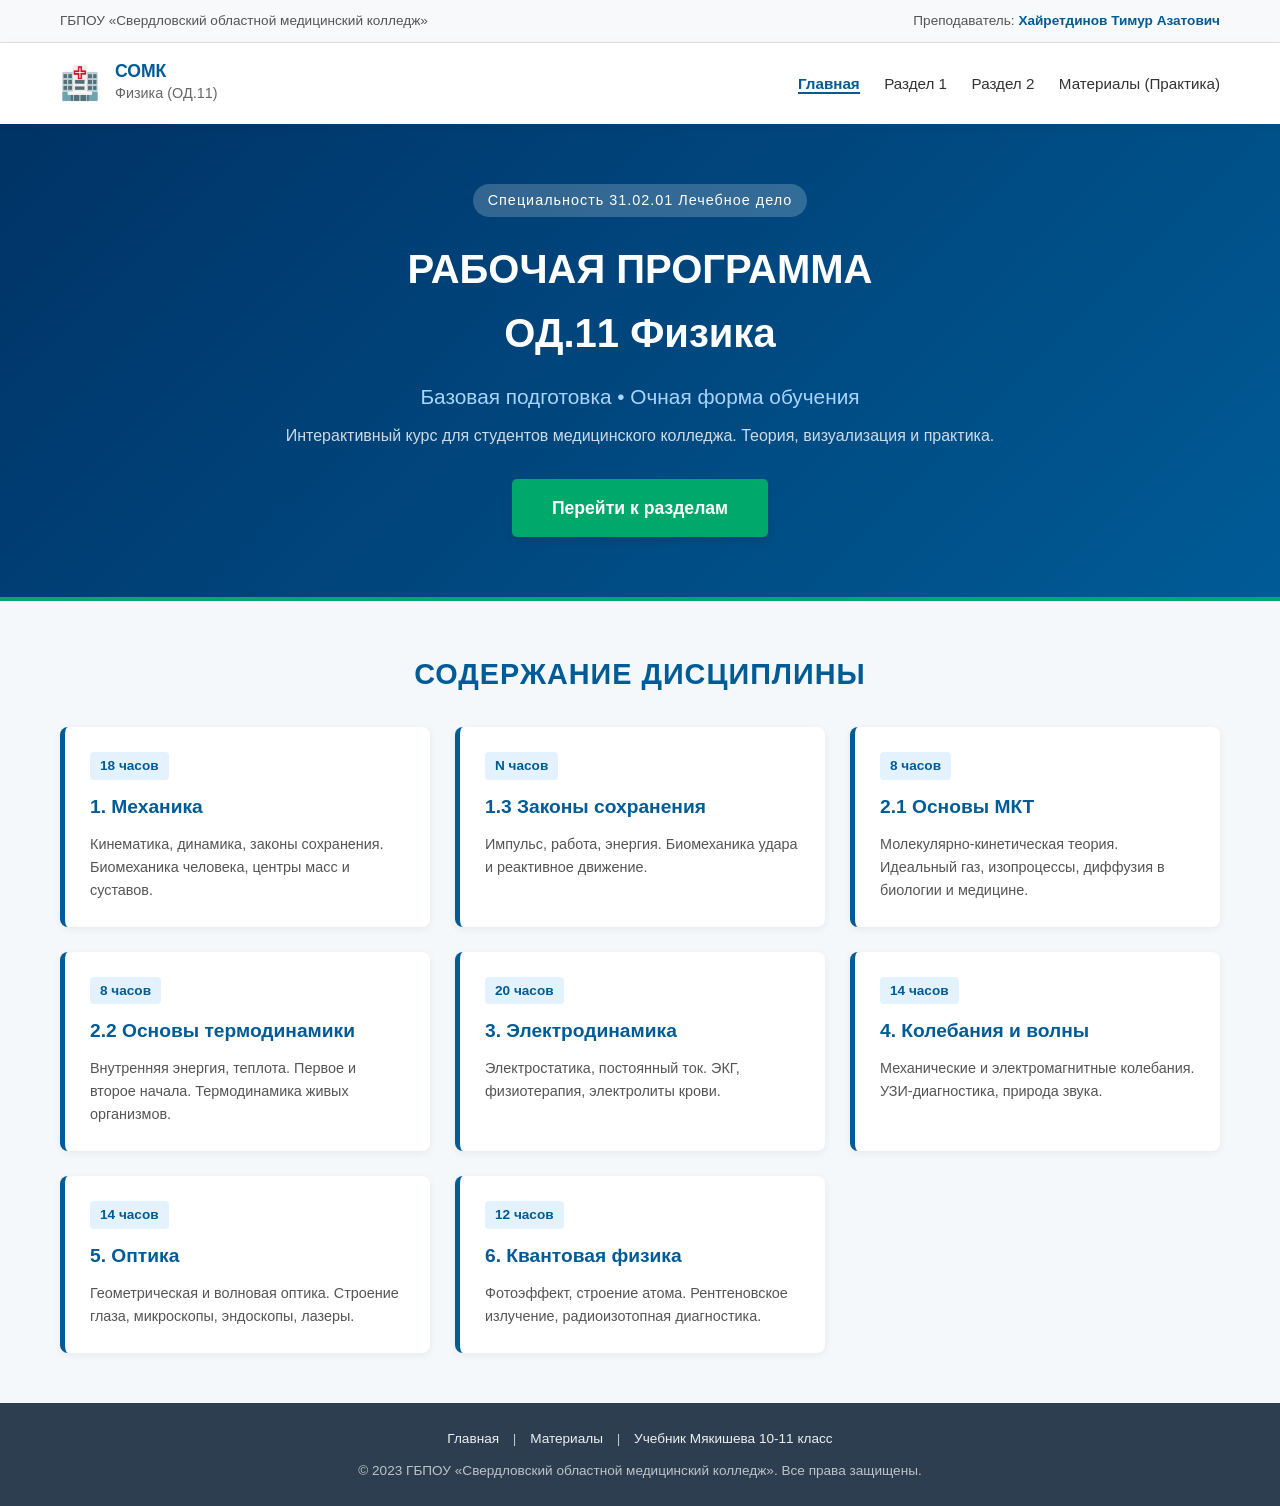
<file: index.html>
<!DOCTYPE html>
<html lang="ru">
<head>
    <meta charset="UTF-8">
    <meta name="viewport" content="width=device-width, initial-scale=1.0">
    <title>ОД.11 Физика | ГБПОУ "СОМК"</title>
    
    <!-- Подключение стилей -->
    <link rel="stylesheet" href="./css/style.css">
    
    <!-- PWA и цвета -->
    <link rel="manifest" href="./manifest.json">
    <meta name="theme-color" content="#005B96">
    
    <!-- Иконки (исправляет ошибку favicon.ico и помогает установке на телефон) -->
    <link rel="icon" href="./img/icon-192.png" type="image/png">
    <link rel="apple-touch-icon" href="./img/icon-192.png">
</head>
<body>
    <div class="top-bar">
        <div class="container">
            <span>ГБПОУ «Свердловский областной медицинский колледж»</span>
            <span>Преподаватель: <strong>Хайретдинов Тимур Азатович</strong></span>
        </div>
    </div>

    <header>
        <div class="container">
            <nav>
                <div class="logo-block">
                    <div class="logo-icon">🏥</div>
                    <div class="logo-text">
                        <span class="college-name">СОМК</span>
                        <span class="discipline">Физика (ОД.11)</span>
                    </div>
                </div>
                <div class="nav-links">
                    <a href="./index.html" class="active">Главная</a>
                    <a href="./mechanics.html">Раздел 1</a>
                    <a href="./molecular.html">Раздел 2</a>
                    <a href="./materials.html">Материалы (Практика)</a>
                </div>
            </nav>
        </div>
    </header>

    <section class="hero">
        <div class="container">
            <div class="status-badge">Специальность 31.02.01 Лечебное дело</div>
            <h1>РАБОЧАЯ ПРОГРАММА<br>ОД.11 Физика</h1>
            <p class="specialty">Базовая подготовка • Очная форма обучения</p>
            <p class="details">Интерактивный курс для студентов медицинского колледжа. Теория, визуализация и практика.</p>
            <a href="#modules" class="btn-start">Перейти к разделам</a>
        </div>
    </section>

    <section class="modules" id="modules">
        <h2>Содержание дисциплины</h2>
        <div class="grid-container">
            <a href="./mechanics.html" class="card">
                <span class="hours">18 часов</span>
                <h3>1. Механика</h3>
                <p>Кинематика, динамика, законы сохранения. Биомеханика человека, центры масс и суставов.</p>
            </a>
            <a href="./mechanics-conservation.html" class="card">
    <span class="hours">N часов</span>
    <h3>1.3 Законы сохранения</h3>
    <p>Импульс, работа, энергия. Биомеханика удара и реактивное движение.</p>
</a>
            <a href="./molecular.html" class="card">
                <span class="hours">8 часов</span>
                <h3>2.1 Основы МКТ</h3>
                <p>Молекулярно-кинетическая теория. Идеальный газ, изопроцессы, диффузия в биологии и медицине.</p>
            </a>
            <a href="./thermodynamics.html" class="card">
                <span class="hours">8 часов</span>
                <h3>2.2 Основы термодинамики</h3>
                <p>Внутренняя энергия, теплота. Первое и второе начала. Термодинамика живых организмов.</p>
            </a>
            <a href="./electro.html" class="card">
                <span class="hours">20 часов</span>
                <h3>3. Электродинамика</h3>
                <p>Электростатика, постоянный ток. ЭКГ, физиотерапия, электролиты крови.</p>
            </a>
            <a href="./waves.html" class="card">
                <span class="hours">14 часов</span>
                <h3>4. Колебания и волны</h3>
                <p>Механические и электромагнитные колебания. УЗИ-диагностика, природа звука.</p>
            </a>
            <a href="./optics.html" class="card">
                <span class="hours">14 часов</span>
                <h3>5. Оптика</h3>
                <p>Геометрическая и волновая оптика. Строение глаза, микроскопы, эндоскопы, лазеры.</p>
            </a>
            <a href="./quantum.html" class="card">
                <span class="hours">12 часов</span>
                <h3>6. Квантовая физика</h3>
                <p>Фотоэффект, строение атома. Рентгеновское излучение, радиоизотопная диагностика.</p>
            </a>
        </div>
    </section>

    <footer>
        <div class="footer-links">
            <a href="./index.html">Главная</a> |
            <a href="./materials.html">Материалы</a> |
            <a href="#">Учебник Мякишева 10-11 класс</a>
        </div>
        <p>© 2023 ГБПОУ «Свердловский областной медицинский колледж». Все права защищены.</p>
    </footer>

    <button id="install-pwa-btn" class="install-pwa-btn">📲 Установить приложение</button>
    <script src="./js/app.js"></script>
</body>
</html>
</file>
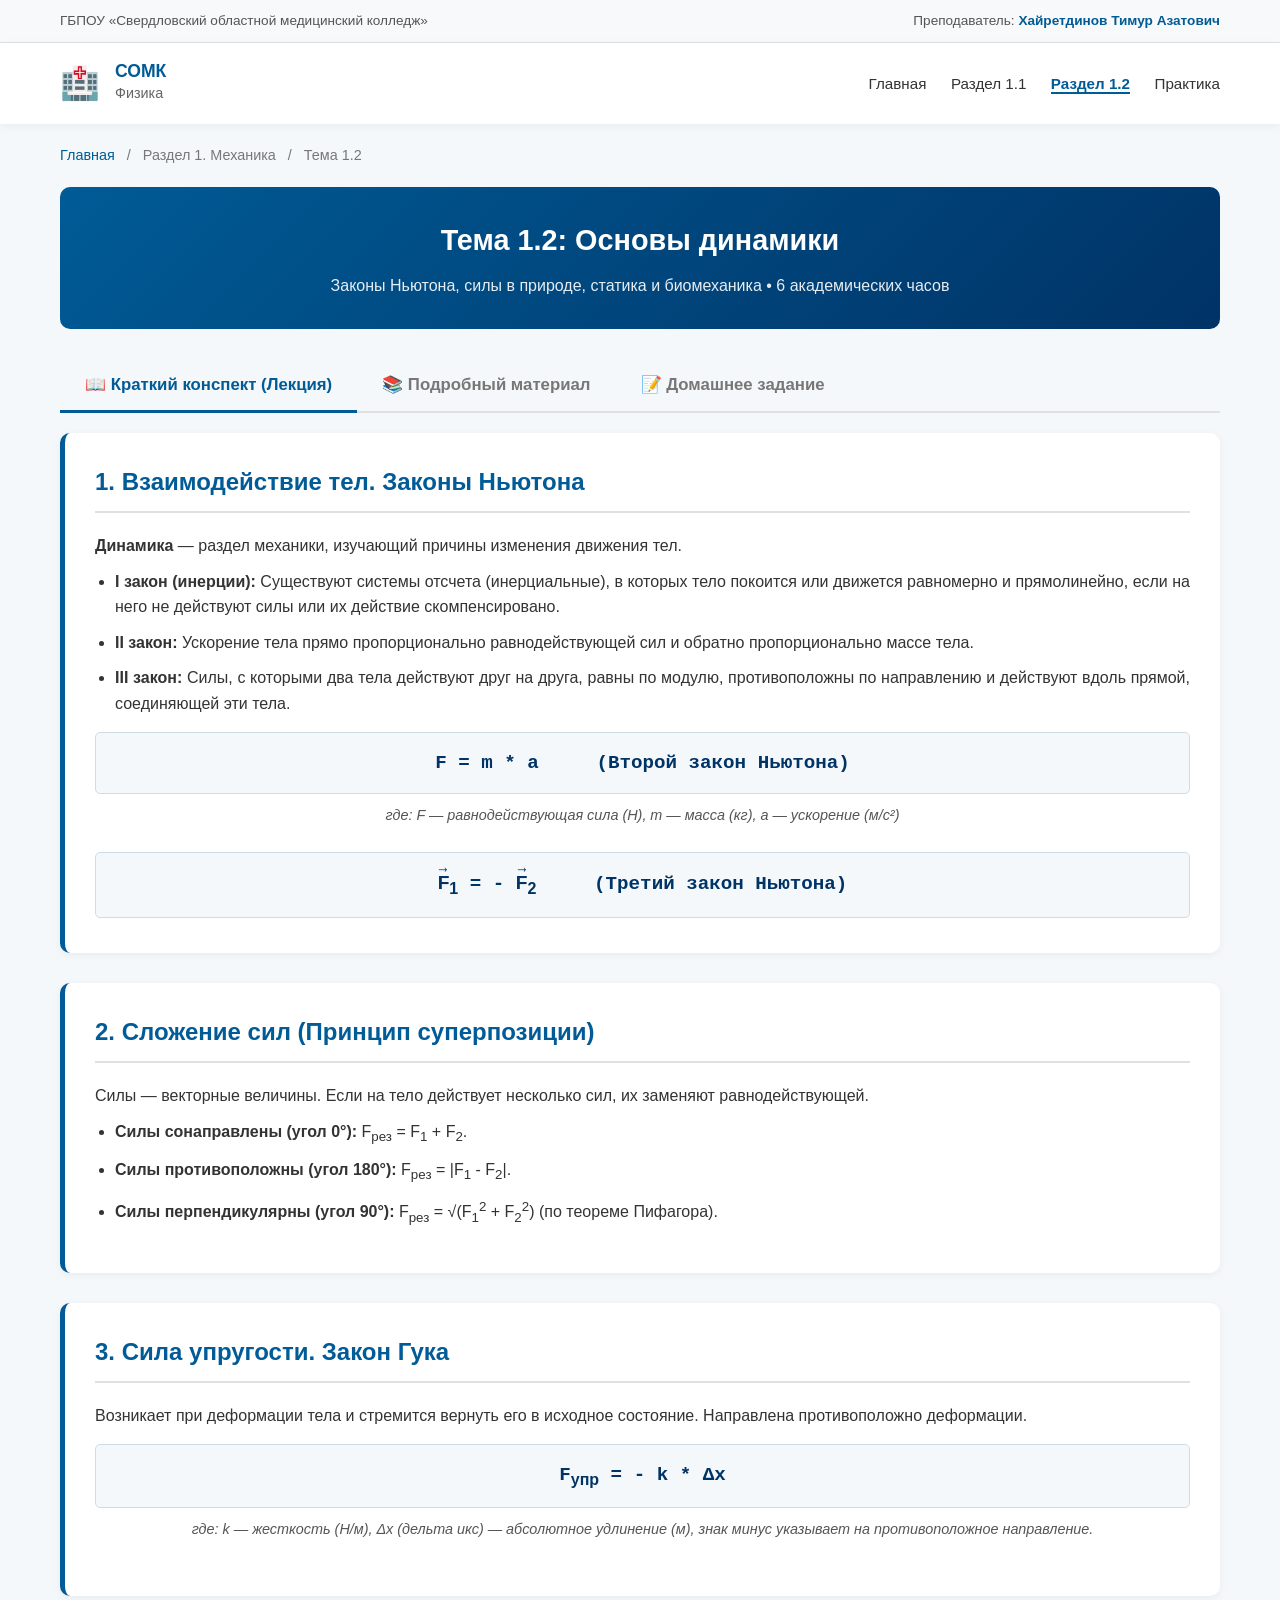
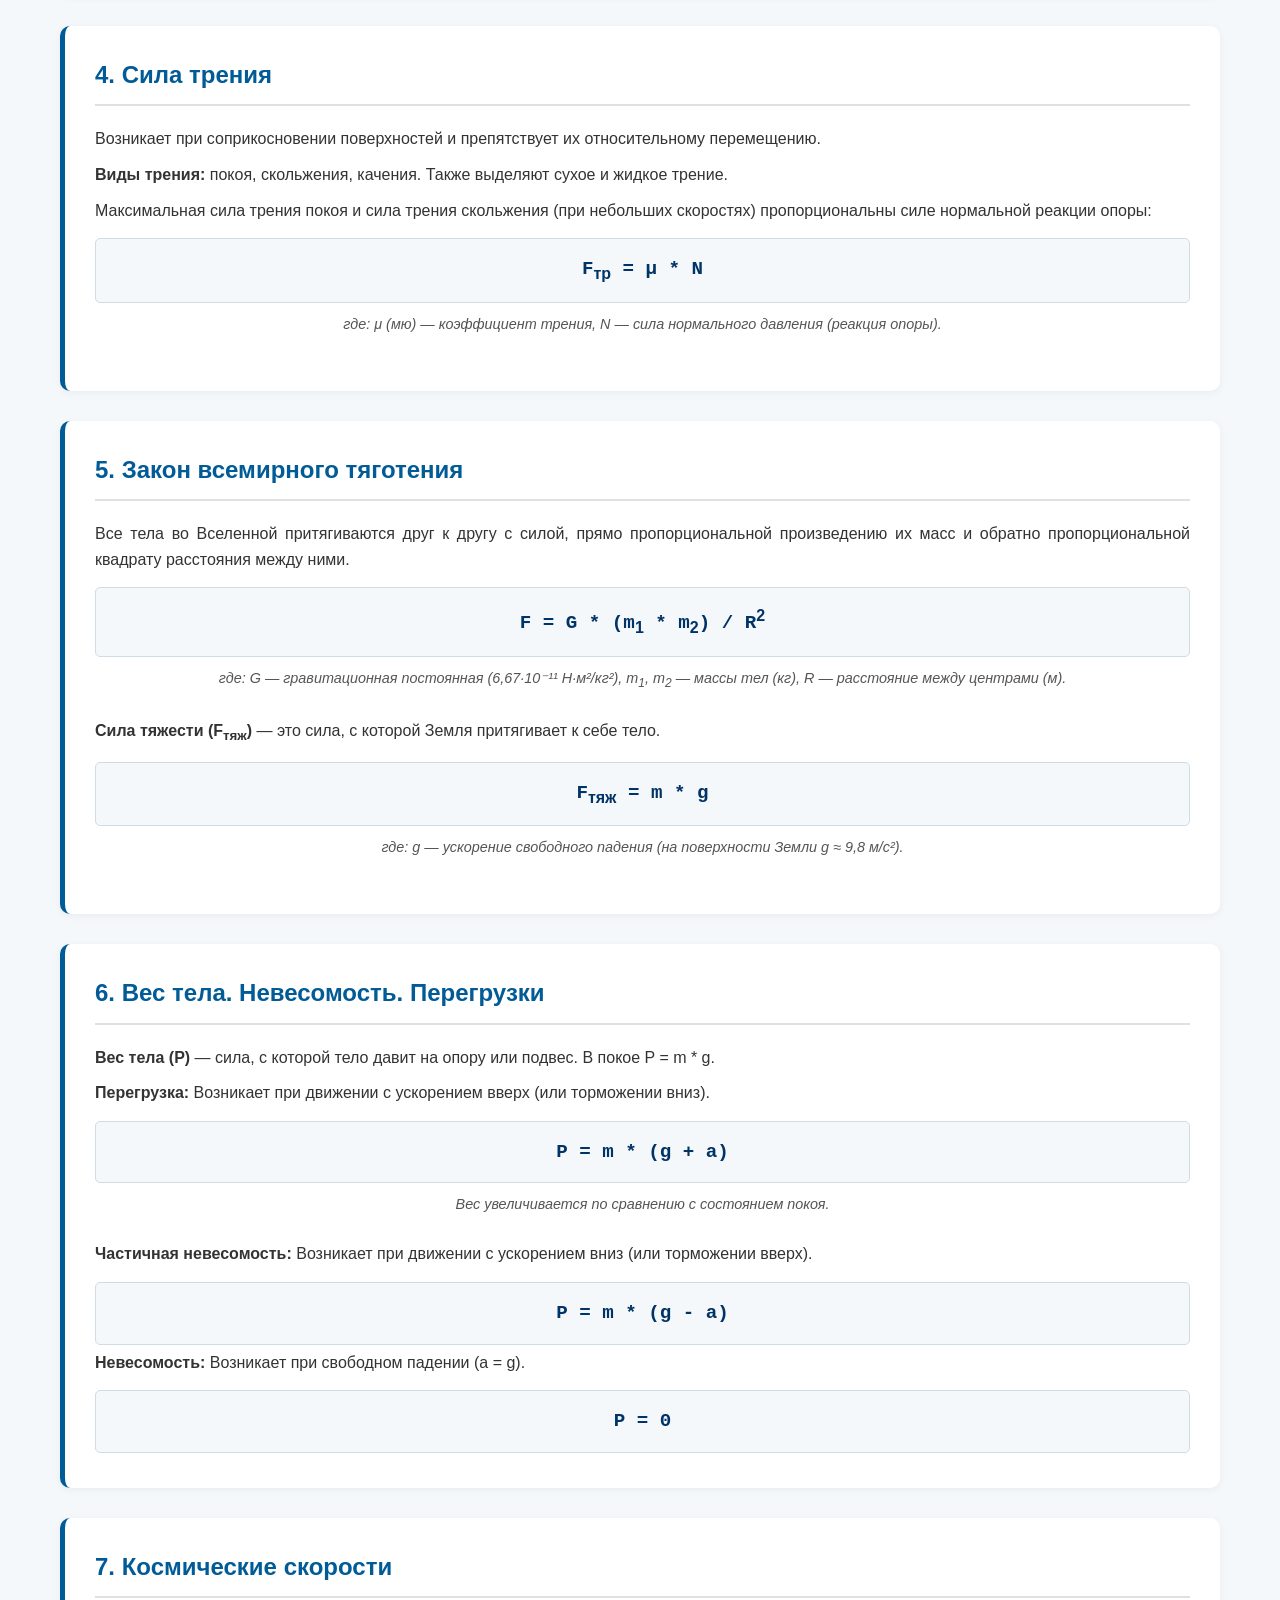
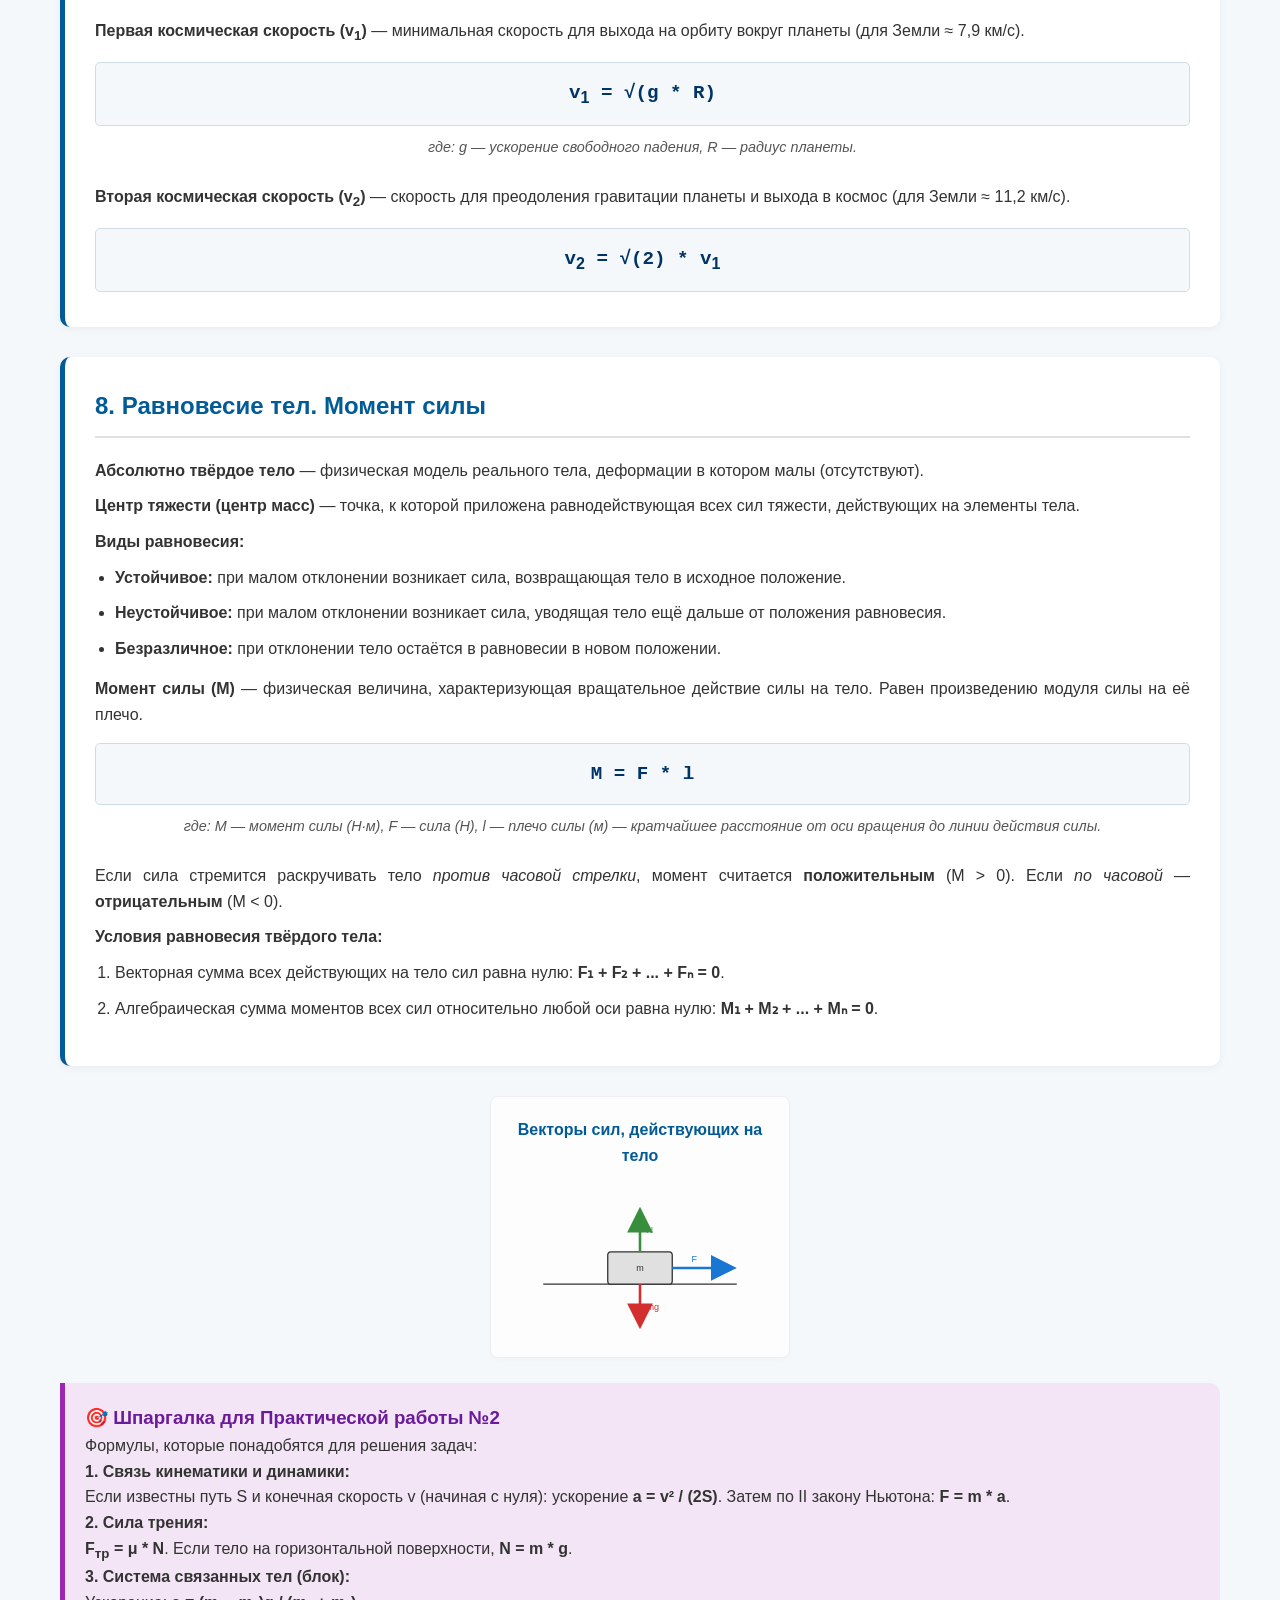
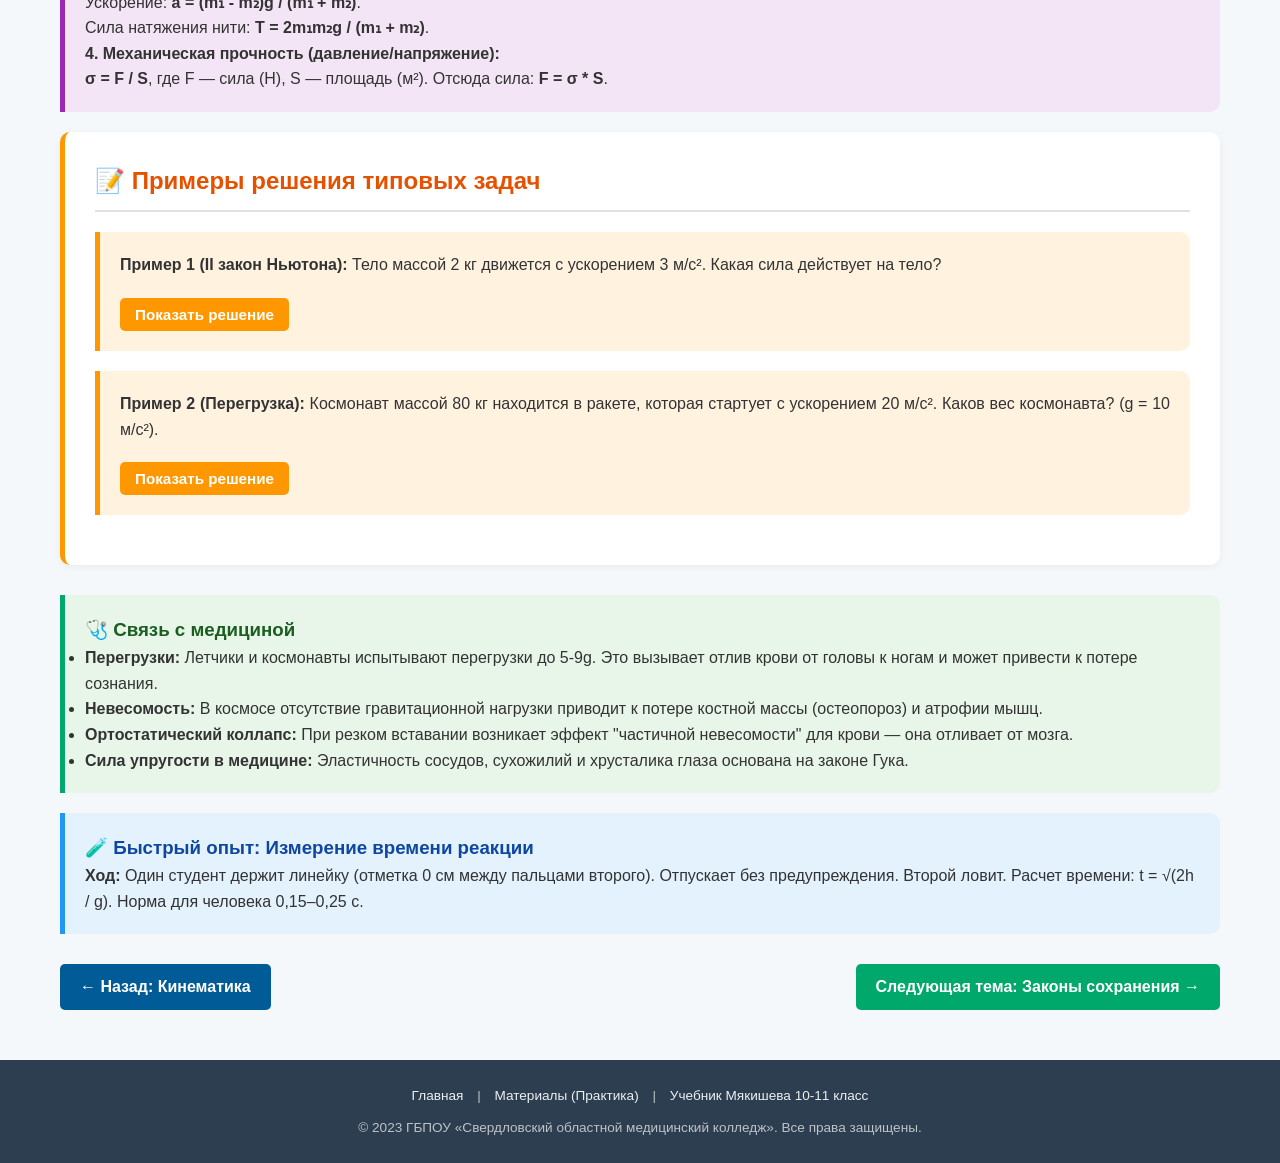
<file: dynamics.html>
<!DOCTYPE html>
<html lang="ru">
<head>
    <meta charset="UTF-8">
    <meta name="viewport" content="width=device-width, initial-scale=1.0">
    <title>Тема 1.2 Основы динамики | СОМК</title>
    
    <!-- Стили -->
    <link rel="stylesheet" href="./css/style.css">
    
    <!-- PWA -->
    <link rel="manifest" href="./manifest.json">
    <meta name="theme-color" content="#005B96">
    
    <!-- Иконки (добавьте вот эту строку!) -->
    <link rel="icon" href="./img/icon-192.png" type="image/png">
    <link rel="apple-touch-icon" href="./img/icon-192.png">
</head>
<body>
    <div class="top-bar">
        <div class="container">
            <span>ГБПОУ «Свердловский областной медицинский колледж»</span>
            <span>Преподаватель: <strong>Хайретдинов Тимур Азатович</strong></span>
        </div>
    </div>

    <header>
        <div class="container">
            <nav>
                <div class="logo-block">
                    <div class="logo-icon">🏥</div>
                    <div class="logo-text">
                        <span class="college-name">СОМК</span>
                        <span class="discipline">Физика</span>
                    </div>
                </div>
                <div class="nav-links">
                    <a href="./index.html">Главная</a>
                    <a href="./mechanics.html">Раздел 1.1</a>
                    <a href="./dynamics.html" class="active">Раздел 1.2</a>
                    <a href="./materials.html">Практика</a>
                </div>
            </nav>
        </div>
    </header>

    <div class="container">
        <div class="breadcrumbs">
            <a href="./index.html">Главная</a> <span>/</span> Раздел 1. Механика <span>/</span> Тема 1.2
        </div>

        <div class="page-header">
            <h1>Тема 1.2: Основы динамики</h1>
            <p>Законы Ньютона, силы в природе, статика и биомеханика • 6 академических часов</p>
        </div>

        <div class="tab-container">
            <div class="tab-buttons">
                <button class="tab-btn active" onclick="openTab(this, 'tab-short')">📖 Краткий конспект (Лекция)</button>
                <button class="tab-btn" onclick="openTab(this, 'tab-detailed')">📚 Подробный материал</button>
                <button class="tab-btn" onclick="openTab(this, 'tab-homework')">📝 Домашнее задание</button>
            </div>

            <!-- ВКЛАДКА 1: КРАТКИЙ КОНСПЕКТ -->
            <div id="tab-short" class="tab-content active">
                
                <div class="content-section">
                    <h2>1. Взаимодействие тел. Законы Ньютона</h2>
                    <p><strong>Динамика</strong> — раздел механики, изучающий причины изменения движения тел.</p>
                    <ul>
                        <li><strong>I закон (инерции):</strong> Существуют системы отсчета (инерциальные), в которых тело покоится или движется равномерно и прямолинейно, если на него не действуют силы или их действие скомпенсировано.</li>
                        <li><strong>II закон:</strong> Ускорение тела прямо пропорционально равнодействующей сил и обратно пропорционально массе тела.</li>
                        <li><strong>III закон:</strong> Силы, с которыми два тела действуют друг на друга, равны по модулю, противоположны по направлению и действуют вдоль прямой, соединяющей эти тела.</li>
                    </ul>
                    <div class="formula-block">F = m * a &nbsp;&nbsp;&nbsp; (Второй закон Ньютона)</div>
                    <div class="formula-note">где: F — равнодействующая сила (Н), m — масса (кг), a — ускорение (м/с²)</div>
                    <div class="formula-block"><span class="vec">F</span><sub>1</sub> = - <span class="vec">F</span><sub>2</sub> &nbsp;&nbsp;&nbsp; (Третий закон Ньютона)</div>
                </div>

                <div class="content-section">
                    <h2>2. Сложение сил (Принцип суперпозиции)</h2>
                    <p>Силы — векторные величины. Если на тело действует несколько сил, их заменяют равнодействующей.</p>
                    <ul>
                        <li><strong>Силы сонаправлены (угол 0°):</strong> F<sub>рез</sub> = F<sub>1</sub> + F<sub>2</sub>.</li>
                        <li><strong>Силы противоположны (угол 180°):</strong> F<sub>рез</sub> = |F<sub>1</sub> - F<sub>2</sub>|.</li>
                        <li><strong>Силы перпендикулярны (угол 90°):</strong> F<sub>рез</sub> = &radic;(F<sub>1</sub><sup>2</sup> + F<sub>2</sub><sup>2</sup>) (по теореме Пифагора).</li>
                    </ul>
                </div>

                <div class="content-section">
                    <h2>3. Сила упругости. Закон Гука</h2>
                    <p>Возникает при деформации тела и стремится вернуть его в исходное состояние. Направлена противоположно деформации.</p>
                    <div class="formula-block">F<sub>упр</sub> = - k * &Delta;x</div>
                    <div class="formula-note">где: k — жесткость (Н/м), &Delta;x (дельта икс) — абсолютное удлинение (м), знак минус указывает на противоположное направление.</div>
                </div>

                <div class="content-section">
                    <h2>4. Сила трения</h2>
                    <p>Возникает при соприкосновении поверхностей и препятствует их относительному перемещению.</p>
                    <p><strong>Виды трения:</strong> покоя, скольжения, качения. Также выделяют сухое и жидкое трение.</p>
                    <p>Максимальная сила трения покоя и сила трения скольжения (при небольших скоростях) пропорциональны силе нормальной реакции опоры:</p>
                    <div class="formula-block">F<sub>тр</sub> = &mu; * N</div>
                    <div class="formula-note">где: &mu; (мю) — коэффициент трения, N — сила нормального давления (реакция опоры).</div>
                </div>

                <div class="content-section">
                    <h2>5. Закон всемирного тяготения</h2>
                    <p>Все тела во Вселенной притягиваются друг к другу с силой, прямо пропорциональной произведению их масс и обратно пропорциональной квадрату расстояния между ними.</p>
                    <div class="formula-block">F = G * (m<sub>1</sub> * m<sub>2</sub>) / R<sup>2</sup></div>
                    <div class="formula-note">где: G — гравитационная постоянная (6,67·10⁻¹¹ Н·м²/кг²), m<sub>1</sub>, m<sub>2</sub> — массы тел (кг), R — расстояние между центрами (м).</div>
                    <p><strong>Сила тяжести (F<sub>тяж</sub>)</strong> — это сила, с которой Земля притягивает к себе тело.</p>
                    <div class="formula-block">F<sub>тяж</sub> = m * g</div>
                    <div class="formula-note">где: g — ускорение свободного падения (на поверхности Земли g ≈ 9,8 м/с²).</div>
                </div>

                <div class="content-section">
                    <h2>6. Вес тела. Невесомость. Перегрузки</h2>
                    <p><strong>Вес тела (P)</strong> — сила, с которой тело давит на опору или подвес. В покое P = m * g.</p>
                    <p><strong>Перегрузка:</strong> Возникает при движении с ускорением вверх (или торможении вниз).</p>
                    <div class="formula-block">P = m * (g + a)</div>
                    <div class="formula-note">Вес увеличивается по сравнению с состоянием покоя.</div>
                    <p><strong>Частичная невесомость:</strong> Возникает при движении с ускорением вниз (или торможении вверх).</p>
                    <div class="formula-block">P = m * (g - a)</div>
                    <p><strong>Невесомость:</strong> Возникает при свободном падении (a = g).</p>
                    <div class="formula-block">P = 0</div>
                </div>

                <div class="content-section">
                    <h2>7. Космические скорости</h2>
                    <p><strong>Первая космическая скорость (v<sub>1</sub>)</strong> — минимальная скорость для выхода на орбиту вокруг планеты (для Земли ≈ 7,9 км/с).</p>
                    <div class="formula-block">v<sub>1</sub> = &radic;(g * R)</div>
                    <div class="formula-note">где: g — ускорение свободного падения, R — радиус планеты.</div>
                    <p><strong>Вторая космическая скорость (v<sub>2</sub>)</strong> — скорость для преодоления гравитации планеты и выхода в космос (для Земли ≈ 11,2 км/с).</p>
                    <div class="formula-block">v<sub>2</sub> = &radic;(2) * v<sub>1</sub></div>
                </div>

                <div class="content-section">
                    <h2>8. Равновесие тел. Момент силы</h2>
                    <p><strong>Абсолютно твёрдое тело</strong> — физическая модель реального тела, деформации в котором малы (отсутствуют).</p>
                    <p><strong>Центр тяжести (центр масс)</strong> — точка, к которой приложена равнодействующая всех сил тяжести, действующих на элементы тела.</p>
                    
                    <p><strong>Виды равновесия:</strong></p>
                    <ul>
                        <li><strong>Устойчивое:</strong> при малом отклонении возникает сила, возвращающая тело в исходное положение.</li>
                        <li><strong>Неустойчивое:</strong> при малом отклонении возникает сила, уводящая тело ещё дальше от положения равновесия.</li>
                        <li><strong>Безразличное:</strong> при отклонении тело остаётся в равновесии в новом положении.</li>
                    </ul>

                    <p><strong>Момент силы (M)</strong> — физическая величина, характеризующая вращательное действие силы на тело. Равен произведению модуля силы на её плечо.</p>
                    <div class="formula-block">M = F * l</div>
                    <div class="formula-note">где: M — момент силы (Н·м), F — сила (Н), l — плечо силы (м) — кратчайшее расстояние от оси вращения до линии действия силы.</div>
                    <p>Если сила стремится раскручивать тело <em>против часовой стрелки</em>, момент считается <strong>положительным</strong> (M > 0). Если <em>по часовой</em> — <strong>отрицательным</strong> (M < 0).</p>

                    <p><strong>Условия равновесия твёрдого тела:</strong></p>
                    <ol>
                        <li>Векторная сумма всех действующих на тело сил равна нулю: <strong>F₁ + F₂ + ... + Fₙ = 0</strong>.</li>
                        <li>Алгебраическая сумма моментов всех сил относительно любой оси равна нулю: <strong>M₁ + M₂ + ... + Mₙ = 0</strong>.</li>
                    </ol>
                </div>

                <div class="visual-container">
                    <div class="visual-card">
                        <h4>Векторы сил, действующих на тело</h4>
                        <svg viewBox="0 0 400 250" style="width: 100%; height: auto;">
                            <line x1="50" y1="180" x2="350" y2="180" stroke="#333" stroke-width="2" />
                            <rect x="150" y="130" width="100" height="50" fill="#e0e0e0" stroke="#333" stroke-width="2" rx="5" />
                            <text x="200" y="160" font-size="14" fill="#333" text-anchor="middle">m</text>
                            <line x1="200" y1="180" x2="200" y2="230" stroke="#D32F2F" stroke-width="4" marker-end="url(#arrR)" />
                            <text x="210" y="220" font-size="14" fill="#D32F2F">mg</text>
                            <line x1="200" y1="130" x2="200" y2="80" stroke="#388E3C" stroke-width="4" marker-end="url(#arrG)" />
                            <text x="210" y="100" font-size="14" fill="#388E3C">N</text>
                            <line x1="250" y1="155" x2="330" y2="155" stroke="#1976D2" stroke-width="4" marker-end="url(#arrB)" />
                            <text x="280" y="145" font-size="14" fill="#1976D2">F</text>
                            <defs>
                                <marker id="arrR" markerWidth="10" markerHeight="10" refX="5" refY="5" orient="auto-start-reverse"><path d="M 0 0 L 10 5 L 0 10 z" fill="#D32F2F" /></marker>
                                <marker id="arrG" markerWidth="10" markerHeight="10" refX="5" refY="5" orient="auto-start-reverse"><path d="M 0 0 L 10 5 L 0 10 z" fill="#388E3C" /></marker>
                                <marker id="arrB" markerWidth="10" markerHeight="10" refX="5" refY="5" orient="auto-start-reverse"><path d="M 0 0 L 10 5 L 0 10 z" fill="#1976D2" /></marker>
                            </defs>
                        </svg>
                    </div>
                </div>

                <div class="practice-cheatsheet">
                    <h3>🎯 Шпаргалка для Практической работы №2</h3>
                    <p>Формулы, которые понадобятся для решения задач:</p>
                    
                    <p><strong>1. Связь кинематики и динамики:</strong><br>
                    Если известны путь S и конечная скорость v (начиная с нуля): ускорение <strong>a = v² / (2S)</strong>. Затем по II закону Ньютона: <strong>F = m * a</strong>.</p>

                    <p><strong>2. Сила трения:</strong><br>
                    <strong>F<sub>тр</sub> = &mu; * N</strong>. Если тело на горизонтальной поверхности, <strong>N = m * g</strong>.</p>

                    <p><strong>3. Система связанных тел (блок):</strong><br>
                    Ускорение: <strong>a = (m₁ - m₂)g / (m₁ + m₂)</strong>.<br>
                    Сила натяжения нити: <strong>T = 2m₁m₂g / (m₁ + m₂)</strong>.</p>

                    <p><strong>4. Механическая прочность (давление/напряжение):</strong><br>
                    <strong>&sigma; = F / S</strong>, где F — сила (Н), S — площадь (м²). Отсюда сила: <strong>F = &sigma; * S</strong>.</p>
                </div>

                <div class="content-section" style="border-left-color: #FF9800;">
                    <h2 style="color: #E65100;">📝 Примеры решения типовых задач</h2>
                    
                    <div class="task-box">
                        <p><strong>Пример 1 (II закон Ньютона):</strong> Тело массой 2 кг движется с ускорением 3 м/с². Какая сила действует на тело?</p>
                        <button class="btn-reveal" onclick="toggleAnswer(this, 'ex1')">Показать решение</button>
                        <div id="ex1" class="answer-block">
                            <p><strong>Решение:</strong> F = m * a = 2 кг * 3 м/с² = <strong>6 Н.</strong></p>
                        </div>
                    </div>

                    <div class="task-box">
                        <p><strong>Пример 2 (Перегрузка):</strong> Космонавт массой 80 кг находится в ракете, которая стартует с ускорением 20 м/с². Каков вес космонавта? (g = 10 м/с²).</p>
                        <button class="btn-reveal" onclick="toggleAnswer(this, 'ex2')">Показать решение</button>
                        <div id="ex2" class="answer-block">
                            <p><strong>Решение:</strong> Ракета движется вверх с ускорением, значит возникает перегрузка. P = m * (g + a) = 80 * (10 + 20) = <strong>2400 Н.</strong></p>
                        </div>
                    </div>
                </div>

                <div class="medical-box">
                    <h3>🩺 Связь с медициной</h3>
                    <ul>
                        <li><strong>Перегрузки:</strong> Летчики и космонавты испытывают перегрузки до 5-9g. Это вызывает отлив крови от головы к ногам и может привести к потере сознания.</li>
                        <li><strong>Невесомость:</strong> В космосе отсутствие гравитационной нагрузки приводит к потере костной массы (остеопороз) и атрофии мышц.</li>
                        <li><strong>Ортостатический коллапс:</strong> При резком вставании возникает эффект "частичной невесомости" для крови — она отливает от мозга.</li>
                        <li><strong>Сила упругости в медицине:</strong> Эластичность сосудов, сухожилий и хрусталика глаза основана на законе Гука.</li>
                    </ul>
                </div>

                <div class="experiment-box">
                    <h3>🧪 Быстрый опыт: Измерение времени реакции</h3>
                    <p><strong>Ход:</strong> Один студент держит линейку (отметка 0 см между пальцами второго). Отпускает без предупреждения. Второй ловит. Расчет времени: t = &radic;(2h / g). Норма для человека 0,15–0,25 с.</p>
                </div>
            </div>

            <!-- ВКЛАДКА 2: ПОДРОБНЫЙ МАТЕРИАЛ -->
            <div id="tab-detailed" class="tab-content">
                <div class="content-section">
                    <h2>Подробная теория (для самостоятельного изучения)</h2>
                    
                    <!-- ФАЙЛ 1 -->
                    <h3>1. Инерция. Первый закон Ньютона</h3>
                    <p><strong>Инерция</strong> — это явление сохранения скорости движения тела при отсутствии внешних воздействий.</p>
                    
                    <div class="medical-box" style="background-color: #FFF3E0; border-left-color: #FF9800;">
                        <h3 style="color: #E65100;">💡 Обрати внимание!</h3>
                        <p>По закону инерции, материальная точка сохраняет свою скорость при отсутствии воздействия на него внешних сил или при уравновешивании действия этих сил.</p>
                        <p>С явлением инерции мы сталкиваемся ежедневно, поэтому необходимо знать её положительные и отрицательные свойства. При ловле мяча нужно отступать по траектории движения, смягчая удар. Иначе можно получить травму. При торможении транспорта необходимо постараться продолжить движение по прежней траектории, чтобы избежать столкновения с деталями транспорта.</p>
                    </div>

                    <p>До принятия закона инерции древнегреческий учёный Аристотель и его последователи считали, что тело не может двигаться с постоянной скоростью без постоянного воздействия внешних сил.</p>
                    <p>Первым отверг такие представления Галилео Галилей. Он предположил, что в результате взаимодействий любого тела с другими телами происходят изменения скорости его движения. При отсутствии действия других тел скорость тела не изменяется ни по модулю, ни по направлению. Таким образом, Галилей пришёл к выводу:</p>
                    <p><em>При отсутствии внешних воздействий тело может не только покоиться, но и двигаться прямолинейно и равномерно.</em></p>
                    <p>Внешние силы необходимы для компенсации потерь энергии из-за силы трения.</p>
                    
                    <div class="medical-box" style="background-color: #FFF3E0; border-left-color: #FF9800;">
                        <h3 style="color: #E65100;">💡 Обрати внимание!</h3>
                        <p>После прекращения воздействий тело движется равномерно и прямолинейно по касательной к первоначальной траектории движения.</p>
                    </div>

                    <p>На основе вывода Галилея английский учёный Исаак Ньютон сформулировал закон инерции.</p>
                    <p><strong>Если на тело не действуют силы или их действие скомпенсировано, то данное тело находится в состоянии покоя или равномерного прямолинейного движения.</strong></p>
                    <p>Закон инерции называют первым законом Ньютона, или первым законом механики.</p>

                    <p><strong>Инертность</strong> — это свойство тела, которое характеризует его способность «сопротивляться» изменению скорости.</p>
                    <p>Насколько инертным является тело, определяется его массой (в физике вводится термин «инертная масса»).</p>

                    <h3 style="margin-top: 50px; color: #005B96; border-bottom: 2px solid #005B96;">2. Инерциальные и неинерциальные системы отсчета</h3>
                    <p>Со временем выяснилось, что первый закон Ньютона выполняется не во всех системах отсчёта.</p>
                    <p>Проведём опыт. Подвесим над тележкой один шарик, а другой положим внутрь грузового отсека тележки. Запустим установку так, чтобы она двигалась по поверхности стола с постоянной скоростью в одном направлении.</p>

                    <div class="doc-image-container">
                        <img src="./img/img_dyn_01_cart_smooth.svg" alt="Опыт с тележкой на ровной горизонтальной поверхности" onerror="this.style.display='none'; this.nextElementSibling.style.display='block';">
                        <div style="display:none; padding: 20px; background: #fff3cd; color: #856404; border-radius: 5px;">
                            Сохраните картинку как <code>img_dyn_01_cart_smooth.png</code>.
                        </div>
                        <div class="doc-image-caption">Рис. 1. Опыт с тележкой на ровной горизонтальной поверхности.</div>
                    </div>

                    <p>1. Сила тяжести первого шарика уравновешена силой натяжения троса, поэтому нет движения вертикального направления: <span class="vec">T</span><sub>1</sub> + m<sub>1</sub><span class="vec">g</span> = m<sub>1</sub><span class="vec">a</span>.</p>
                    <p>2. Сила тяжести второго шарика уравновешена силой реакции опоры, поэтому нет движения вертикального направления: <span class="vec">N</span><sub>2</sub> + m<sub>2</sub><span class="vec">g</span> = m<sub>2</sub><span class="vec">a</span>.</p>
                    <p>3. Сила тяжести всей системы тележки с шариками уравновешена силой реакции опоры (Земли), поэтому нет движения вертикального направления: <span class="vec">N</span><sub>3</sub> + (m<sub>1</sub>+m<sub>2</sub>+m<sub>3</sub>)<span class="vec">g</span> = (m<sub>1</sub>+m<sub>2</sub>+m<sub>3</sub>)<span class="vec">a</span>.</p>

                    <p>В горизонтальном направлении нет сил, которые бы изменяли скорости движения шариков и тележки. Поэтому скорость движения всей системы и каждого элемента в горизонтальном направлении постоянна: v = const.</p>
                    
                    <p>Но когда тележка попадёт на песочную насыпь, то она быстро остановится, так как её скорость быстро уменьшается. При снижении скорости шарики начинают двигаться относительно тележки по инерции. В этом случае изменение скорости шариков не связано с действием на них каких-либо сил.</p>

                    <div class="doc-image-container">
                        <img src="./img/img_dyn_02_cart_sand.svg" alt="Опыт с тележкой на песочной насыпи" onerror="this.style.display='none'; this.nextElementSibling.style.display='block';">
                        <div style="display:none; padding: 20px; background: #fff3cd; color: #856404; border-radius: 5px;">
                            Сохраните картинку как <code>img_dyn_02_cart_sand.png</code>.
                        </div>
                        <div class="doc-image-caption">Рис. 2. Опыт с тележкой на песочной насыпи.</div>
                    </div>

                    <p>В системе отсчёта, связанной с тележкой, движущейся с ускорением (в данном случае с замедлением), закон инерции не выполняется.</p>
                    <p>Если тело относительно системы отсчёта имеет ускорение даже в отсутствие действия на него других тел или внешних сил, то в такой системе не выполняется закон инерции.</p>
                    
                    <p><strong>Первый закон Ньютона:</strong> всегда можно найти инерциальную систему отсчёта, в которой выполняется закон инерции: если на тело не действуют силы или их действие компенсировано, то тело будет находиться в состоянии покоя или двигаться прямолинейно и равномерно.</p>
                    <p>Первый закон Ньютона устанавливает существование инерциальных систем отсчёта (ИСО).</p>
                    <p><strong>Неинерциальными</strong> называют системы отсчёта, в которых закон инерции не выполняется.</p>
                    <p>Одно и то же тело может находиться в состоянии покоя в одной системе отсчёта и двигаться с ускорением в другой системе отсчёта.</p>

                    <p><strong>Пример:</strong> в самолёте, пикирующем вниз с ускорением свободного падения, пилот находится в состоянии покоя в системе отсчёта, связанной с самолётом. Одновременно в системе отсчёта, связанной с Землёй, этот пилот движется вместе с самолетом с ускорением свободного падения.</p>
                    <p>В большинстве вопросов о движении на поверхности Земли будем принимать Землю за систему отсчёта, потому что нарушения закона инерции для Земли как для системы отсчёта малы. Изучая движение планет будем выбирать для системы отсчета Солнце и звёзды.</p>
                    <p>Всегда можно найти (выбрать) систему отсчёта, которая с заданной степенью точности является инерциальной.</p>

                    <!-- ФАЙЛ 2 -->
                    <h3 style="margin-top: 50px; color: #005B96; border-bottom: 2px solid #005B96;">3. Сложение сил. Второй закон Ньютона</h3>
                    
                    <h4>1. Сложение сил</h4>
                    <div class="medical-box" style="background-color: #FFF3E0; border-left-color: #FF9800;">
                        <h3 style="color: #E65100;">💡 Обрати внимание!</h3>
                        <p>Силы — векторные величины, они характеризуются модулем и направлением. Поэтому при сложении сил применяют законы сложения векторов.</p>
                    </div>

                    <p><strong>1. Угол между векторами равен 0°.</strong> Если силы параллельны и сонаправлены, то их модули складываются. Для вычислений используют формулу: <strong>F<sub>рез</sub> = F<sub>1</sub> + F<sub>2</sub></strong>.</p>
                    
                    <div class="doc-image-container">
                        <img src="./img/img_dyn_03_add_0.png" alt="Сложение однонаправленных сил" onerror="this.style.display='none'; this.nextElementSibling.style.display='block';">
                        <div style="display:none; padding: 20px; background: #fff3cd; color: #856404; border-radius: 5px;">
                            Сохраните картинку как <code>img_dyn_03_add_0.png</code>.
                        </div>
                        <div class="doc-image-caption">Рис. 3. Сложение однонаправленных сил.</div>
                    </div>

                    <p><strong>Пример:</strong> двое детей тянут санки, помогая друг другу. Поэтому результирующая сила всегда больше, чем сила тяги каждого ребёнка, взятая по отдельности.</p>

                    <p><strong>2. Угол между векторами равен 180°.</strong> Если силы параллельны и противоположно направлены, то их модули вычитаются. Результирующая сила всегда положительна, так как разность берётся по модулю. Для вычислений используют формулу: <strong>F<sub>рез</sub> = |F<sub>1</sub> − F<sub>2</sub>|</strong>.</p>

                    <div class="doc-image-container">
                        <img src="./img/img_dyn_04_add_180.png" alt="Сложение противоположно направленных сил" onerror="this.style.display='none'; this.nextElementSibling.style.display='block';">
                        <div style="display:none; padding: 20px; background: #fff3cd; color: #856404; border-radius: 5px;">
                            Сохраните картинку как <code>img_dyn_04_add_180.png</code>.
                        </div>
                        <div class="doc-image-caption">Рис. 4. Сложение противоположно направленных сил.</div>
                    </div>

                    <p><strong>Пример:</strong> если санки тянуть по поверхности, на которой нет ни снега, ни льда, то сила трения действует противоположно силе тяги. Поэтому результирующая сила меньше, чем сила тяги.</p>

                    <p><strong>3. Угол между векторами равен 90°.</strong> Если силы взаимно перпендикулярны, то их результирующая сила находится по теореме Пифагора. Обе силы являются катетами прямоугольного треугольника, а результирующая сила — гипотенузой. Для вычислений используют формулу: <strong>F<sub>рез</sub> = &radic;(F<sub>1</sub><sup>2</sup> + F<sub>2</sub><sup>2</sup>)</strong>.</p>

                    <div class="doc-image-container">
                        <img src="./img/img_dyn_05_add_90.png" alt="Сложение взаимно перпендикулярных сил" onerror="this.style.display='none'; this.nextElementSibling.style.display='block';">
                        <div style="display:none; padding: 20px; background: #fff3cd; color: #856404; border-radius: 5px;">
                            Сохраните картинку как <code>img_dyn_05_add_90.png</code>.
                        </div>
                        <div class="doc-image-caption">Рис. 5. Сложение взаимно перпендикулярных сил.</div>
                    </div>

                    <p><strong>Пример:</strong> если ехать на велосипеде при сильном боковом ветре, то велосипед заносит в сторону, так как результирующая сила направлена в сторону от направления движения.</p>

                    <h4>2. Принцип суперпозиции сил</h4>
                    <p>Сила характеризуется: направлением, величиной, точкой приложения (началом вектора), геометрическое положение которой зависит от того, какая именно сила действует на тело.</p>
                    <p><strong>Принцип суперпозиции:</strong> при действии на тело нескольких сил <span class="vec">F</span><sub>1</sub>, <span class="vec">F</span><sub>2</sub>...<span class="vec">F</span><sub>n</sub>, результирующая (равнодействующая) сила равна <span class="vec">F<sub>p</sub></span> = <span class="vec">F</span><sub>1</sub> + <span class="vec">F</span><sub>2</sub> + ... + <span class="vec">F</span><sub>n</sub>.</p>
                    
                    <div class="doc-image-container">
                        <img src="./img/img_dyn_07_vector_sum.png" alt="Векторная сумма сил" onerror="this.style.display='none'; this.nextElementSibling.style.display='block';">
                        <div style="display:none; padding: 20px; background: #fff3cd; color: #856404; border-radius: 5px;">
                            Сохраните картинку как <code>img_dyn_07_vector_sum.png</code>.
                        </div>
                        <div class="doc-image-caption">Векторная сумма сил (правило параллелограмма).</div>
                    </div>

                    <p>На рисунке изображён брусок, на который действуют сила тяжести m<span class="vec">g</span>, сила реакции опоры <span class="vec">N</span> и сила трения <span class="vec">F<sub>тр</sub></span>. Красным вектором обозначена результирующая сила <span class="vec">F<sub>рез</sub></span>.</p>

                    <div class="doc-image-container">
                        <img src="./img/img_dyn_06_block_incline.png" alt="Брусок на наклонной плоскости" onerror="this.style.display='none'; this.nextElementSibling.style.display='block';">
                        <div style="display:none; padding: 20px; background: #fff3cd; color: #856404; border-radius: 5px;">
                            Сохраните картинку как <code>img_dyn_06_block_incline.png</code>.
                        </div>
                        <div class="doc-image-caption">Рис. 6. Силы, действующие на брусок на наклонной плоскости.</div>
                    </div>

                    <h4>3. Второй закон Ньютона</h4>
                    <p><strong>Формулировка:</strong> ускорение тела прямо пропорционально равнодействующей сил, действующих на тело, и обратно пропорционально массе тела.</p>
                    <div class="formula-block"><span class="vec">a</span> = <span class="vec">F<sub>p</sub></span> / m</div>
                    <div class="formula-note">где: <span class="vec">F<sub>p</sub></span> — равнодействующая сил, m — масса тела.</div>
                    
                    <p>Масса m, входящая в формулировку второго закона Ньютона, называется <strong>инертной массой</strong>. На практике удобнее использовать форму:</p>
                    <div class="formula-block"><span class="vec">F<sub>p</sub></span> = m * <span class="vec">a</span></div>
                    
                    <p><strong>Пример:</strong> запишем следствие из второго закона Ньютона для системы «поверхность — блок».</p>

                    <div class="doc-image-container">
                        <img src="./img/img_dyn_09_block_horizontal.png" alt="Силы, действующие на блок" onerror="this.style.display='none'; this.nextElementSibling.style.display='block';">
                        <div style="display:none; padding: 20px; background: #fff3cd; color: #856404; border-radius: 5px;">
                            Сохраните картинку как <code>img_dyn_09_block_horizontal.png</code>.
                        </div>
                        <div class="doc-image-caption">Рис. 7. Силы, действующие на блок (горизонтальная поверхность).</div>
                    </div>

                    <p>В горизонтальном направлении на блок действуют силы <span class="vec">F</span> и <span class="vec">F<sub>тр</sub></span>, тело имеет ускорение <span class="vec">a</span>. В вертикальном направлении на блок действуют силы m<span class="vec">g</span> и <span class="vec">N</span>, но ускорения нет. Следствия:</p>
                    <ul>
                        <li>в векторном виде: <span class="vec">F</span> + <span class="vec">F<sub>тр</sub></span> + m<span class="vec">g</span> + <span class="vec">N</span> = m<span class="vec">a</span>;</li>
                        <li>в проекциях на оси OX и OY: <br> OX: F – F<sub>тр</sub> = ma, <br> OY: N – mg = 0.</li>
                    </ul>
                    <p>Чтобы рассчитать величину проекции результирующей силы, нужно определить проекции всех сил: F<sub>x</sub> = F<sub>1x</sub> + F<sub>2x</sub> = F<sub>1</sub>cos&alpha;<sub>1</sub> + F<sub>2</sub>cos&alpha;<sub>2</sub>, где &alpha;<sub>1</sub> и &alpha;<sub>2</sub> — углы между векторами сил и осью OX.</p>

                    <div class="doc-image-container">
                        <img src="./img/img_dyn_08_vector_projections.png" alt="Проекции сил на ось" onerror="this.style.display='none'; this.nextElementSibling.style.display='block';">
                        <div style="display:none; padding: 20px; background: #fff3cd; color: #856404; border-radius: 5px;">
                            Сохраните картинку как <code>img_dyn_08_vector_projections.png</code>.
                        </div>
                        <div class="doc-image-caption">Рис. 8. Проекции сил на ось OX.</div>
                    </div>

                    <!-- ФАЙЛ 3 -->
                    <h3 style="margin-top: 50px; color: #005B96; border-bottom: 2px solid #005B96;">4. Третий закон Ньютона</h3>
                    <p>Взаимодействие двух тел — это всегда двусторонний процесс.</p>
                    <p><strong>Пример:</strong> процесс вбивания гвоздя молотком. Металлическая часть молотка воздействует на шляпку гвоздя, что вызывает сопротивление бруска при забивании гвоздя. Эта сила противодействует силе молотка. Поэтому молоток останавливается.</p>

                    <div class="doc-image-container">
                        <img src="./img/img_dyn_10_hammer.png" alt="Молоток и гвоздь" onerror="this.style.display='none'; this.nextElementSibling.style.display='block';">
                        <div style="display:none; padding: 20px; background: #fff3cd; color: #856404; border-radius: 5px;">
                            Сохраните картинку как <code>img_dyn_10_hammer.png</code>.
                        </div>
                        <div class="doc-image-caption">Рис. 9. Изображение гвоздя и молотка.</div>
                    </div>

                    <p>Проведём опыт. Сцепим два динамометра вместе. Показания динамометров будут одинаковы. Следовательно, динамометры взаимодействуют равными по модулю и противоположно направленными силами.</p>
                    
                    <div class="doc-image-container">
                        <img src="./img/img_dyn_11_dynamometers.png" alt="Два динамометра" onerror="this.style.display='none'; this.nextElementSibling.style.display='block';">
                        <div style="display:none; padding: 20px; background: #fff3cd; color: #856404; border-radius: 5px;">
                            Сохраните картинку как <code>img_dyn_11_dynamometers.png</code>.
                        </div>
                        <div class="doc-image-caption">Рис. 10. Изображение динамометров.</div>
                    </div>

                    <div class="medical-box" style="background-color: #FFF3E0; border-left-color: #FF9800;">
                        <h3 style="color: #E65100;">💡 Обрати внимание!</h3>
                        <p>Тела действуют друг на друга с равными по модулю силами и в том случае, если взаимодействие происходит на расстоянии.</p>
                    </div>

                    <p>К одному из динамометров прикрепим металлический брусок, а к другому — магнит. Если начать сближать динамометры, стрелки начнут отклоняться в разные стороны. Силы взаимодействия магнита и бруска противоположны по направлению, а показания динамометров одинаковы.</p>
                    
                    <div class="doc-image-container">
                        <img src="./img/img_dyn_12_magnet.svg" alt="Взаимодействие магнита и железа" onerror="this.style.display='none'; this.nextElementSibling.style.display='block';">
                        <div style="display:none; padding: 20px; background: #fff3cd; color: #856404; border-radius: 5px;">
                            Сохраните картинку как <code>img_dyn_12_magnet.svg</code>.
                        </div>
                        <div class="doc-image-caption">Рис. 11. Изображение взаимодействия магнита и железа.</div>
                    </div>

                    <p><strong>Третий закон Ньютона:</strong> Силы взаимодействия двух тел равны по величине, противоположно направлены, и действуют вдоль прямой, соединяющей эти тела:</p>
                    <div class="formula-block"><span class="vec">F<sub>1</sub></span> = -<span class="vec">F<sub>2</sub></span></div>

                    <p>Знак равенства обозначает, что действие равно противодействию. Знак минуса означает, что силы действуют противоположно направленно, их векторная сумма равна нулю. Например, метеорит падает на землю, поскольку Земля притягивает его с силой тяжести. Однако метеорит притягивает Землю с точно такой же по величине силой, но из-за огромной массы Земли её перемещение пренебрежимо мало.</p>

                    <div class="medical-box" style="background-color: #FFF3E0; border-left-color: #FF9800;">
                        <h3 style="color: #E65100;">💡 Обрати внимание!</h3>
                        <p>Силы, возникающие в результате взаимодействия тел, являются силами одной природы.</p>
                    </div>

                    <p><strong>Пример:</strong> все тела действуют на опору или подвес благодаря гравитации. Под действием силы тяжести опора деформируется: скамейка изгибается, полка под весом книг провисает. Опора стремится вернуть исходное положение, что вызывает силы упругости, с которыми опора воздействует на тело. Вес тела <span class="vec">P</span> приложен к опоре и направлен вертикально вниз к центру Земли. Противодействует весу сила реакции опоры <span class="vec">N</span>, поэтому она направлена перпендикулярно поверхности опоры.</p>

                    <div class="doc-image-container">
                        <img src="./img/img_dyn_13_action_reaction.svg" alt="Силы действия и противодействия" onerror="this.style.display='none'; this.nextElementSibling.style.display='block';">
                        <div style="display:none; padding: 20px; background: #fff3cd; color: #856404; border-radius: 5px;">
                            Сохраните картинку как <code>img_dyn_13_action_reaction.svg</code>.
                        </div>
                        <div class="doc-image-caption">Рис. 12. Изображение сил (действие и противодействие).</div>
                    </div>

                    <p><strong>Пример:</strong> два тела массами m<sub>1</sub> и m<sub>2</sub> помещены на гладкую горизонтальную плоскость и связаны нерастяжимой нитью. Ко второму телу приложена сила. Нить нерастяжима, значит, тела движутся с одинаковым ускорением. По третьему закону Ньютона <span class="vec">T<sub>1</sub></span> = -<span class="vec">T<sub>2</sub></span> и T<sub>1</sub> = T<sub>2</sub> = T. Складывая уравнения m<sub>1</sub>a = T и m<sub>2</sub>a = -T + F, получим: a·(m<sub>1</sub> + m<sub>2</sub>) = F, откуда <strong>a = F / (m<sub>1</sub> + m<sub>2</sub>)</strong>.</p>

                    <div class="doc-image-container">
                        <img src="./img/img_dyn_14_two_bodies.png" alt="Силы, действующие на тела системы" onerror="this.style.display='none'; this.nextElementSibling.style.display='block';">
                        <div style="display:none; padding: 20px; background: #fff3cd; color: #856404; border-radius: 5px;">
                            Сохраните картинку как <code>img_dyn_14_two_bodies.png</code>.
                        </div>
                        <div class="doc-image-caption">Рис. 13. Силы, действующие на тела системы.</div>
                    </div>

                    <!-- ФАЙЛ 4 -->
                    <h3 style="margin-top: 50px; color: #005B96; border-bottom: 2px solid #005B96;">5. Сила тяжести. Закон всемирного тяготения</h3>
                    <p>В современной науке взаимодействия разделяются на три типа: гравитационное, сильное (ядерное) и электрослабое. Гравитационное и электромагнитное взаимодействия являются дальнодействующими.</p>
                    <p>Одна из важнейших сил — сила гравитации. Сила взаимодействия двух тел прямо пропорциональна массе каждого из этих тел и обратно пропорциональной квадрату расстояния между центрами этих тел:</p>
                    <div class="formula-block">F = G * (m<sub>1</sub> * m<sub>2</sub>) / R<sup>2</sup></div>
                    <div class="formula-note">где G = 6,67·10<sup>-11</sup> Н·м<sup>2</sup>/кг<sup>2</sup> — гравитационная постоянная, R — расстояние между центрами тел.</div>
                    <p><strong>Физический смысл G:</strong> показывает, с какой силой притягиваются два тела массой 1 кг каждое на расстоянии 1 м.</p>
                    <p>Закон применяют, если: 1) тела точечные; 2) тела — два однородных шара; 3) тело неопределенной формы находится на поверхности большого шарообразного тела (Земли). За расстояние берём R = 6370 км.</p>
                    
                    <div class="doc-image-container">
                        <img src="./img/img_dyn_15_gravity_bodies.png" alt="Взаимодействие двух тел" onerror="this.style.display='none'; this.nextElementSibling.style.display='block';">
                        <div style="display:none; padding: 20px; background: #fff3cd; color: #856404; border-radius: 5px;">
                            Сохраните картинку как <code>img_dyn_15_gravity_bodies.png</code>.
                        </div>
                        <div class="doc-image-caption">Рис. 14. Случаи применения закона всемирного тяготения.</div>
                    </div>

                    <p>Сила притяжения яблока к Земле равна силе притяжения Земли к яблоку по модулю: |<span class="vec">F<sub>я</sub></span>| = |<span class="vec">F<sub>з</sub></span>|. Силы противоположны по направлению: <span class="vec">F<sub>я</sub></span> = -<span class="vec">F<sub>з</sub></span>. Ускорение Земли настолько мало, что его не учитывают.</p>

                    <div class="doc-image-container">
                        <img src="./img/img_dyn_16_apple_earth.png" alt="Яблоко и Земля" onerror="this.style.display='none'; this.nextElementSibling.style.display='block';">
                        <div style="display:none; padding: 20px; background: #fff3cd; color: #856404; border-radius: 5px;">
                            Сохраните картинку как <code>img_dyn_16_apple_earth.png</code>.
                        </div>
                        <div class="doc-image-caption">Рис. 15. Взаимодействие Земли и яблока.</div>
                    </div>

                    <h4>Инертная и гравитационная массы</h4>
                    <p>По II закону Ньютона: F = m<sub>а</sub>a (m<sub>а</sub> — инертная масса). По закону тяготения для поверхности Земли: F = G·m<sub>г</sub>M<sub>з</sub>/R<sup>2</sup> = m<sub>г</sub>g (m<sub>г</sub> — гравитационная масса). Приравнивая, получаем a = (m<sub>г</sub>/m<sub>а</sub>)·g.</p>

                    <h4>Ускорение свободного падения</h4>
                    <p>Ускорение свободного падения g = F/m. Объединяя формулы, получаем: <strong>g = G * M / R<sup>2</sup></strong>. С помощью этой формулы можно вычислить g на любом космическом объекте.</p>
                    <p><strong>Пример расчета для Земли:</strong> g = G·M<sub>з</sub>/R<sub>з</sub><sup>2</sup> = (6,6720·10<sup>–11</sup> · 5,976·10<sup>24</sup>) / (6,371·10<sup>6</sup>)<sup>2</sup> = 9,8 м/с<sup>2</sup>.</p>
                    <p>На полюсах g немного больше (9,832 м/с²), чем на экваторе (9,78 м/с²), так как Земля не идеальный шар. Среднее значение — 9,8 м/с². Чем больше масса звезды и меньше её радиус, тем больше g. У нейтронных звезд g достигает 7·10<sup>12</sup> м/с².</p>
                    <p><strong>Закон Галилея:</strong> падение тел в одинаковых полях тяготения происходит с одинаковым ускорением.</p>
                    <p><strong>Ситуация 1 (на поверхности):</strong> mg = GmM/R<sup>2</sup> &rArr; g = GM/R<sup>2</sup>.</p>
                    <p><strong>Ситуация 2 (на высоте h):</strong> mg = GmM/(R+h)<sup>2</sup> &rArr; g = GM/(R+h)<sup>2</sup>.</p>

                    <div class="doc-image-container">
                        <img src="./img/img_dyn_17_solar_system.png" alt="Солнечная система" onerror="this.style.display='none'; this.nextElementSibling.style.display='block';">
                        <div style="display:none; padding: 20px; background: #fff3cd; color: #856404; border-radius: 5px;">
                            Сохраните картинку как <code>img_dyn_17_solar_system.png</code>.
                        </div>
                        <div class="doc-image-caption">Рис. 16. Планеты Солнечной системы.</div>
                    </div>

                    <!-- ФАЙЛ 5 -->
                    <h3 style="margin-top: 50px; color: #005B96; border-bottom: 2px solid #005B96;">6. Вес тела. Невесомость. Космические скорости</h3>
                    <h4>1. Космические скорости</h4>
                    <p><strong>Первая космическая скорость (v<sub>1</sub>)</strong> — наименьшая скорость для вращения в гравитационном поле планеты. Второй закон Ньютона для вращающегося тела: GmM/R<sup>2</sup> = mv<sub>1</sub><sup>2</sup>/R.</p>
                    <div class="formula-block">v<sub>1</sub> = &radic;(G * M / R) = &radic;(g * R)</div>
                    <p><strong>Вторая космическая скорость (v<sub>2</sub>)</strong> — наименьшая скорость для преодоления гравитационного поля планеты.</p>
                    <div class="formula-block">v<sub>2</sub> = &radic;(2 * G * M / R) = &radic;(2 * g * R) = &radic;2 * v<sub>1</sub></div>
                    <p><em>Примечание:</em> На высоте h, R заменяется на (R+h).</p>

                    <h4>2. Вес на различных планетах</h4>
                    <p>Масса (m, кг) — мера инертности и количество вещества. Вес (P, Н) — сила, с которой тело давит на опору или растягивает подвес.</p>
                    <p>В покое вес равен силе тяжести: P = m·g.</p>
                    <p>На Земле g в 6 раз больше, чем на Луне, поэтому космонавт массой 120 кг весит на Земле 1176 Н, а на Луне — 192 Н. На Солнце g в 28 раз больше, и его вес был бы 3355 кг (в эквиваленте).</p>

                    <h4>3. Изменение веса при движении</h4>
                    <p>Вес зависит от ускорения, с которым движется опора. Изменение веса связано с инерцией.</p>
                    <p><strong>Вес увеличивается (перегрузка):</strong> когда лифт резко начинает движение вверх, при торможении вниз, в нижней точке американских горок. Ускорение направлено вверх. Формула: <strong>P = m(g + a)</strong>.</p>
                    <p><strong>Вес уменьшается (частичная невесомость):</strong> при езде по пригоркам (на вершине), когда лифт резко начинает движение вниз, в верхней точке горок, на качелях. Ускорение направлено вниз. Формула: <strong>P = m(g – a)</strong>.</p>
                    <p><strong>Невесомость:</strong> при свободном падении (a = g). Формула: <strong>P = 0</strong>.</p>
                    
                    <div class="doc-image-container">
                        <img src="./img/img_dyn_18_overload.png" alt="Изменение веса тела" onerror="this.style.display='none'; this.nextElementSibling.style.display='block';">
                        <div style="display:none; padding: 20px; background: #fff3cd; color: #856404; border-radius: 5px;">
                            Сохраните картинку как <code>img_dyn_18_overload.png</code>.
                        </div>
                        <div class="doc-image-caption">Рис. 17. Изображение движения и изменение веса тела.</div>
                    </div>

                    <p><strong>Пример:</strong> масса человека 80 кг. Лифт поднимается с ускорением 7 м/с². Вес на этапах:</p>
                    <ol>
                        <li>Лифт стоит: P = 80·9,8 = 784 Н.</li>
                        <li>Разгон вверх: P = 80·(9,8+7) = 1334 Н.</li>
                        <li>Равномерно: P = 784 Н.</li>
                        <li>Торможение вверх: P = 80·(9,8-7) = 224 Н.</li>
                        <li>Остановился: P = 784 Н.</li>
                    </ol>

                    <h4>4. Невесомость (опыты)</h4>
                    <p>Если тело на опоре движется с ускорением к центру Земли: P = m(g – a).</p>
                    <p><strong>Опыт с динамометром:</strong> в покое вес груза ~4 Н. При отпускании динамометра пружина стремится вернуться в недеформированное состояние, показания падают. В свободном падении вес равен нулю, взаимодействие между грузом и пружиной отсутствует.</p>
                    
                    <div class="visual-container" style="justify-content: center;">
                        <div class="visual-card" style="max-width: 200px;">
                            <img src="./img/img_dyn_19a_dyn_hand.svg" alt="Динамометр в руке" onerror="this.style.display='none'; this.nextElementSibling.style.display='block';" style="width: 100%;">
                            <div style="display:none; padding: 10px; background: #fff3cd; color: #856404; border-radius: 5px; font-size: 0.8rem;">
                                Сохраните как <code>img_dyn_19a_dyn_hand.svg</code>.
                            </div>
                            <div class="doc-image-caption">Рис. 18. Груз на динамометре в покое.</div>
                        </div>
                    </div>

                    <div class="visual-container" style="justify-content: center;">
                        <div class="visual-card" style="max-width: 200px;">
                            <img src="./img/img_dyn_19b_dyn_fall.svg" alt="Динамометр в падении" onerror="this.style.display='none'; this.nextElementSibling.style.display='block';" style="width: 100%;">
                            <div style="display:none; padding: 10px; background: #fff3cd; color: #856404; border-radius: 5px; font-size: 0.8rem;">
                                Сохраните как <code>img_dyn_19b_dyn_fall.svg</code>.
                            </div>
                            <div class="doc-image-caption">Рис. 19. Динамометр в свободном падении.</div>
                        </div>
                    </div>

                    <p><strong>Опыт с пакетом воды:</strong> если перевернуть пакет, вода перельется вниз под действием веса.</p>

                    <div class="visual-container" style="justify-content: center;">
                        <div class="visual-card" style="max-width: 200px;">
                            <img src="./img/img_dyn_20a_bag_hand.svg" alt="Пакет с водой в руке" onerror="this.style.display='none'; this.nextElementSibling.style.display='block';" style="width: 100%;">
                            <div style="display:none; padding: 10px; background: #fff3cd; color: #856404; border-radius: 5px; font-size: 0.8rem;">
                                Сохраните как <code>img_dyn_20a_bag_hand.svg</code>.
                            </div>
                            <div class="doc-image-caption">Рис. 20. Пакет с водой.</div>
                        </div>
                    </div>

                    <div class="visual-container" style="justify-content: center;">
                        <div class="visual-card" style="max-width: 200px;">
                            <img src="./img/img_dyn_20b_bag_flip.svg" alt="Пакет перевернут" onerror="this.style.display='none'; this.nextElementSibling.style.display='block';" style="width: 100%;">
                            <div style="display:none; padding: 10px; background: #fff3cd; color: #856404; border-radius: 5px; font-size: 0.8rem;">
                                Сохраните как <code>img_dyn_20b_bag_flip.svg</code>.
                            </div>
                            <div class="doc-image-caption">Рис. 21. Вода переливается вниз.</div>
                        </div>
                    </div>

                    <p>Если подбросить пакет, во время полета жидкость не переливается (находится в невесомости). Начальная скорость может быть любой.</p>

                    <div class="visual-container" style="justify-content: center;">
                        <div class="visual-card" style="max-width: 300px;">
                            <img src="./img/img_dyn_20c_bag_fall.svg" alt="Пакет в полете" onerror="this.style.display='none'; this.nextElementSibling.style.display='block';" style="width: 100%;">
                            <div style="display:none; padding: 10px; background: #fff3cd; color: #856404; border-radius: 5px; font-size: 0.8rem;">
                                Сохраните как <code>img_dyn_20c_bag_fall.svg</code>.
                            </div>
                            <div class="doc-image-caption">Рис. 22. Пакет в полете (состояние невесомости).</div>
                        </div>
                    </div>

                    <p>Состояние невесомости тренируют в самолетах (свободное падение 30 секунд). Космонавты на МКС тоже в невесомости, так как станция постоянно падает на Землю, но движется с 1-й космической скоростью.</p>

                    <!-- ФАЙЛ 6 -->
                    <h3 style="margin-top: 50px; color: #005B96; border-bottom: 2px solid #005B96;">7. Сила упругости. Закон Гука</h3>
                    <p>Если деформации образца малы и являются упругими, величина силы, стремящейся восстановить его геометрические параметры, прямо пропорциональна удлинению.</p>

                    <div class="doc-image-container">
                        <img src="./img/img_dyn_21_hooke_law.png" alt="Закон Гука" onerror="this.style.display='none'; this.nextElementSibling.style.display='block';">
                        <div style="display:none; padding: 20px; background: #fff3cd; color: #856404; border-radius: 5px;">
                            Сохраните картинку как <code>img_dyn_21_hooke_law.png</code>.
                        </div>
                        <div class="doc-image-caption">Рис. 23. Система сил и изменение размера тела.</div>
                    </div>

                    <p>На рисунке 23 показаны:</p>
                    <ul>
                        <li><strong>l<sub>0</sub></strong> — длина тела в исходном состоянии;</li>
                        <li><strong>l<sub>1</sub></strong> — длина тела в результате действия силы <span class="vec">F</span>;</li>
                        <li><strong>&Delta;x = l<sub>1</sub> - l<sub>0</sub></strong> — удлинение тела;</li>
                        <li><strong><span class="vec">F</span></strong> — внешняя сила, вызывающая изменение длины тела;</li>
                        <li><strong><span class="vec">F<sub>у</sub></span></strong> — сила упругости, равная по величине <span class="vec">F</span>.</li>
                    </ul>

                    <div class="formula-block">(F<sub>y</sub>)<sub>x</sub> = -k * &Delta;x</div>
                    <div class="formula-note">где k — коэффициент упругости (свойства материала и форма тела), &Delta;x (дельта икс) — удлинение.</div>
                    <p>Знак «минус» показывает, что <span class="vec">F<sub>y</sub></span> направлена противоположно направлению деформирующей силы.</p>

                    <!-- ФАЙЛ 7 -->
                    <h3 style="margin-top: 50px; color: #005B96; border-bottom: 2px solid #005B96;">8. Силы трения</h3>
                    <p><strong>Трение</strong> — процесс механического взаимодействия при относительном перемещении в плоскости контакта. Обусловлено электромагнитными силами (микронеровности + адгезия).</p>
                    <p><strong>Виды:</strong> покоя, скольжения, качения.</p>
                    
                    <div class="doc-image-container">
                        <img src="./img/img_dyn_22_friction_forces.png" alt="Силы трения и тяги, действующие на брусок" onerror="this.style.display='none'; this.nextElementSibling.style.display='block';">
                        <div style="display:none; padding: 20px; background: #fff3cd; color: #856404; border-radius: 5px;">
                            <strong>Внимание!</strong> Картинка не найдена. Сохраните её как <code>img/img_dyn_22_friction_forces.png</code>.
                        </div>
                        <div class="doc-image-caption">Рис. 24. Силы, действующие на брусок при скольжении.</div>
                    </div>

                    <p><strong>Трение покоя:</strong> если тело неподвижно, F<sub>тр</sub> = -F. Если сила превысит максимальное значение, тело начнет скользить. <strong>Максимальная сила трения покоя:</strong> F<sub>тр.max</sub> = &mu;N (закон Кулона).</p>
                    <p><strong>Трение скольжения:</strong> при небольших скоростях F<sub>тр</sub> &asymp; &mu;N. Направлено противоположно скорости.</p>
                    <p><strong>Сухое и жидкое трение:</strong> сухое — между твердыми телами (статическое и динамическое). Жидкое — между поверхностями есть жидкость-смазка (значительно снижает трение).</p>
                    <p><strong>Сопротивление воздуха:</strong> зависит от скорости, формы, размеров. Обтекаемая форма уменьшает сопротивление. Потоки бывают ламинарными (низкая скорость) и турбулентными (высокая).</p>

                    <!-- ФАЙЛ 8 -->
                    <h3 style="margin-top: 50px; color: #005B96; border-bottom: 2px solid #005B96;">9. Равновесие тел. Момент силы</h3>
                    <p>Равновесие — состояние, при котором все точки тела покоятся.</p>
                    <p><strong>Виды равновесия:</strong></p>
                    <ul>
                        <li><strong>Устойчивое:</strong> при малом отклонении возникает сила, возвращающая тело в исходное положение.</li>
                        <li><strong>Неустойчивое:</strong> при малом отклонении возникает сила, уводящая тело ещё дальше.</li>
                        <li><strong>Безразличное:</strong> при отклонении тело остаётся в равновесии в новом положении.</li>
                    </ul>

                    <div class="doc-image-container">
                        <img src="./img/img_dyn_23_stable_eq.png" alt="Устойчивое равновесие" onerror="this.style.display='none'; this.nextElementSibling.style.display='block';">
                        <div style="display:none; padding: 20px; background: #fff3cd; color: #856404; border-radius: 5px;">
                            Сохраните картинку как <code>img_dyn_23_stable_eq.png</code>.
                        </div>
                        <div class="doc-image-caption">Рис. 25. Устойчивое равновесие.</div>
                    </div>

                    <div class="doc-image-container">
                        <img src="./img/img_dyn_24_unstable_eq.png" alt="Неустойчивое равновесие" onerror="this.style.display='none'; this.nextElementSibling.style.display='block';">
                        <div style="display:none; padding: 20px; background: #fff3cd; color: #856404; border-radius: 5px;">
                            Сохраните картинку как <code>img_dyn_24_unstable_eq.png</code>.
                        </div>
                        <div class="doc-image-caption">Рис. 26. Неустойчивое равновесие.</div>
                    </div>

                    <div class="doc-image-container">
                        <img src="./img/img_dyn_25_indifferent_eq.png" alt="Безразличное равновесие" onerror="this.style.display='none'; this.nextElementSibling.style.display='block';">
                        <div style="display:none; padding: 20px; background: #fff3cd; color: #856404; border-radius: 5px;">
                            Сохраните картинку как <code>img_dyn_25_indifferent_eq.png</code>.
                        </div>
                        <div class="doc-image-caption">Рис. 27. Безразличное равновесие.</div>
                    </div>

                    <p><strong>Абсолютно твёрдое тело</strong> — модель, деформации в котором отсутствуют. Заменяется точкой — центром масс. Для симметричных тел центр масс в центре симметрии. Точка приложения суммарной силы тяжести — <strong>центр тяжести</strong>. На поверхности Земли они совпадают.</p>

                    <p><strong>Момент силы (M)</strong> — величина, равная произведению модуля силы F на её плечо l: <strong>M = F·l</strong> (Н·м).</p>
                    <p><strong>Плечо силы (l)</strong> — кратчайшее расстояние от оси вращения до линии действия силы.</p>
                    <p>Против часовой стрелки: M > 0. По часовой: M < 0.</p>

                    <p><strong>Условия равновесия твёрдого тела:</strong></p>
                    <ol>
                        <li>Сумма всех сил равна нулю: F<sub>1</sub> + F<sub>2</sub> + ... + F<sub>N</sub> = 0.</li>
                        <li>Алгебраическая сумма моментов сил относительно любой оси равна нулю: M<sub>1</sub> + M<sub>2</sub> + ... + M<sub>N</sub> = 0.</li>
                    </ol>
                    <p><strong>Условие равновесия материальной точки:</strong> векторная сумма сил равна нулю.</p>
                    <p>Действие на тело зависит от точки приложения силы (пример: дверная ручка всегда крепится далеко от петель, чтобы было легче открывать).</p>

                    <div class="medical-box">
                        <h3>🩺 Связь с медициной (биомеханика)</h3>
                        <ul>
                            <li><strong>Центр тяжести человека.</strong> В анатомическом положении находится на уровне II крестцового позвонка (чуть выше таза).</li>
                            <li><strong>Устойчивость тела.</strong> Площадь опоры (стопы) и положение центра тяжести определяют устойчивость. При беременности центр тяжести смещается вперед (лордоз).</li>
                            <li><strong>Суставы как рычаги.</strong> Кости и мышцы образуют рычаги. Мышцы прикрепляются близко к суставу, проигрывают в силе, но выигрывают в скорости и амплитуде.</li>
                            <li><strong>Момент силы в суставах.</strong> Чем дальше от сустава приложена нагрузка, тем больше момент и выше риск травмы.</li>
                        </ul>
                    </div>
                </div>
            </div>

            <!-- ВКЛАДКА 3: ДОМАШНЕЕ ЗАДАНИЕ -->
            <div id="tab-homework" class="tab-content">
                <div class="content-section">
                    <h2>📝 Домашнее задание</h2>
                    <p>Выполните тест и задачи для закрепления материала. <strong>Ответы скрыты</strong> — сдайте их через форму.</p>

                    <h3>Тест (Выберите один правильный ответ)</h3>

                    <div class="quiz-question">
                        <p>1. Чем отличается вес тела от массы?</p>
                        <label class="quiz-option"><input type="radio" name="q1" value="a"> Вес — это сила (Н), масса — это мера инертности (кг)</label>
                        <label class="quiz-option"><input type="radio" name="q1" value="b"> Вес измеряется в кг, масса в Н</label>
                        <label class="quiz-option"><input type="radio" name="q1" value="c"> Они ничем не отличаются</label>
                    </div>

                    <div class="quiz-question">
                        <p>2. При каком условии возникает перегрузка?</p>
                        <label class="quiz-option"><input type="radio" name="q2" value="a"> При движении с ускорением вниз</label>
                        <label class="quiz-option"><input type="radio" name="q2" value="b"> При движении с ускорением вверх</label>
                        <label class="quiz-option"><input type="radio" name="q2" value="c"> При свободном падении</label>
                    </div>

                    <div class="quiz-question">
                        <p>3. Как направлена сила упругости?</p>
                        <label class="quiz-option"><input type="radio" name="q3" value="a"> В сторону деформации</label>
                        <label class="quiz-option"><input type="radio" name="q3" value="b"> Противоположно деформации</label>
                        <label class="quiz-option"><input type="radio" name="q3" value="c"> Перпендикулярно деформации</label>
                    </div>

                    <h3>Задачи для самостоятельного решения</h3>

                    <div class="task-box" style="background-color: #fffaf5; border-left-color: #FF9800;">
                        <ol>
                            <li><strong>Задача 1.</strong> Космонавт массой 80 кг находится на Луне (g = 1,6 м/с²). Найдите его вес и массу.</li>
                            <li><strong>Задача 2.</strong> Лифт движется вниз с ускорением 2 м/с². Найдите вес человека массой 70 кг (g = 10 м/с²).</li>
                            <li><strong>Задача 3.</strong> Пружина жёсткостью 200 Н/м растянулась на 5 см. Найдите силу упругости.</li>
                            <li><strong>Задача 4.</strong> Брусок массой 5 кг тянут по горизонтальной поверхности с силой 20 Н. Коэффициент трения 0,3. Найдите ускорение бруска (g = 10 м/с²).</li>
                        </ol>
                    </div>

                    <div style="text-align: center; margin-top: 30px;">
                        <!-- ЗАМЕНИТЕ ССЫЛКУ НА РАБОЧУЮ ФОРМУ ДЛЯ ДИНАМИКИ -->
                        <a href="ВАША_ССЫЛКА_НА_ФОРМУ_ДИНАМИКА"
                           target="_blank"
                           rel="noopener"
                           class="google-form-btn">
                            📤 Сдать домашнее задание
                        </a>
                    </div>
                </div>
            </div>
        </div>

        <div class="topic-nav">
            <a href="./mechanics.html" class="btn-nav">← Назад: Кинематика</a>
            <a href="./mechanics-conservation.html" class="btn-nav secondary">Следующая тема: Законы сохранения →</a>
        </div>
    </div>

    <footer>
        <div class="footer-links">
            <a href="./index.html">Главная</a> |
            <a href="./materials.html">Материалы (Практика)</a> |
            <a href="#">Учебник Мякишева 10-11 класс</a>
        </div>
        <p>© 2023 ГБПОУ «Свердловский областной медицинский колледж». Все права защищены.</p>
    </footer>

    <button id="install-pwa-btn" class="install-pwa-btn">📲 Установить приложение</button>
    <script src="./js/app.js"></script>
</body>
</html>
</file>
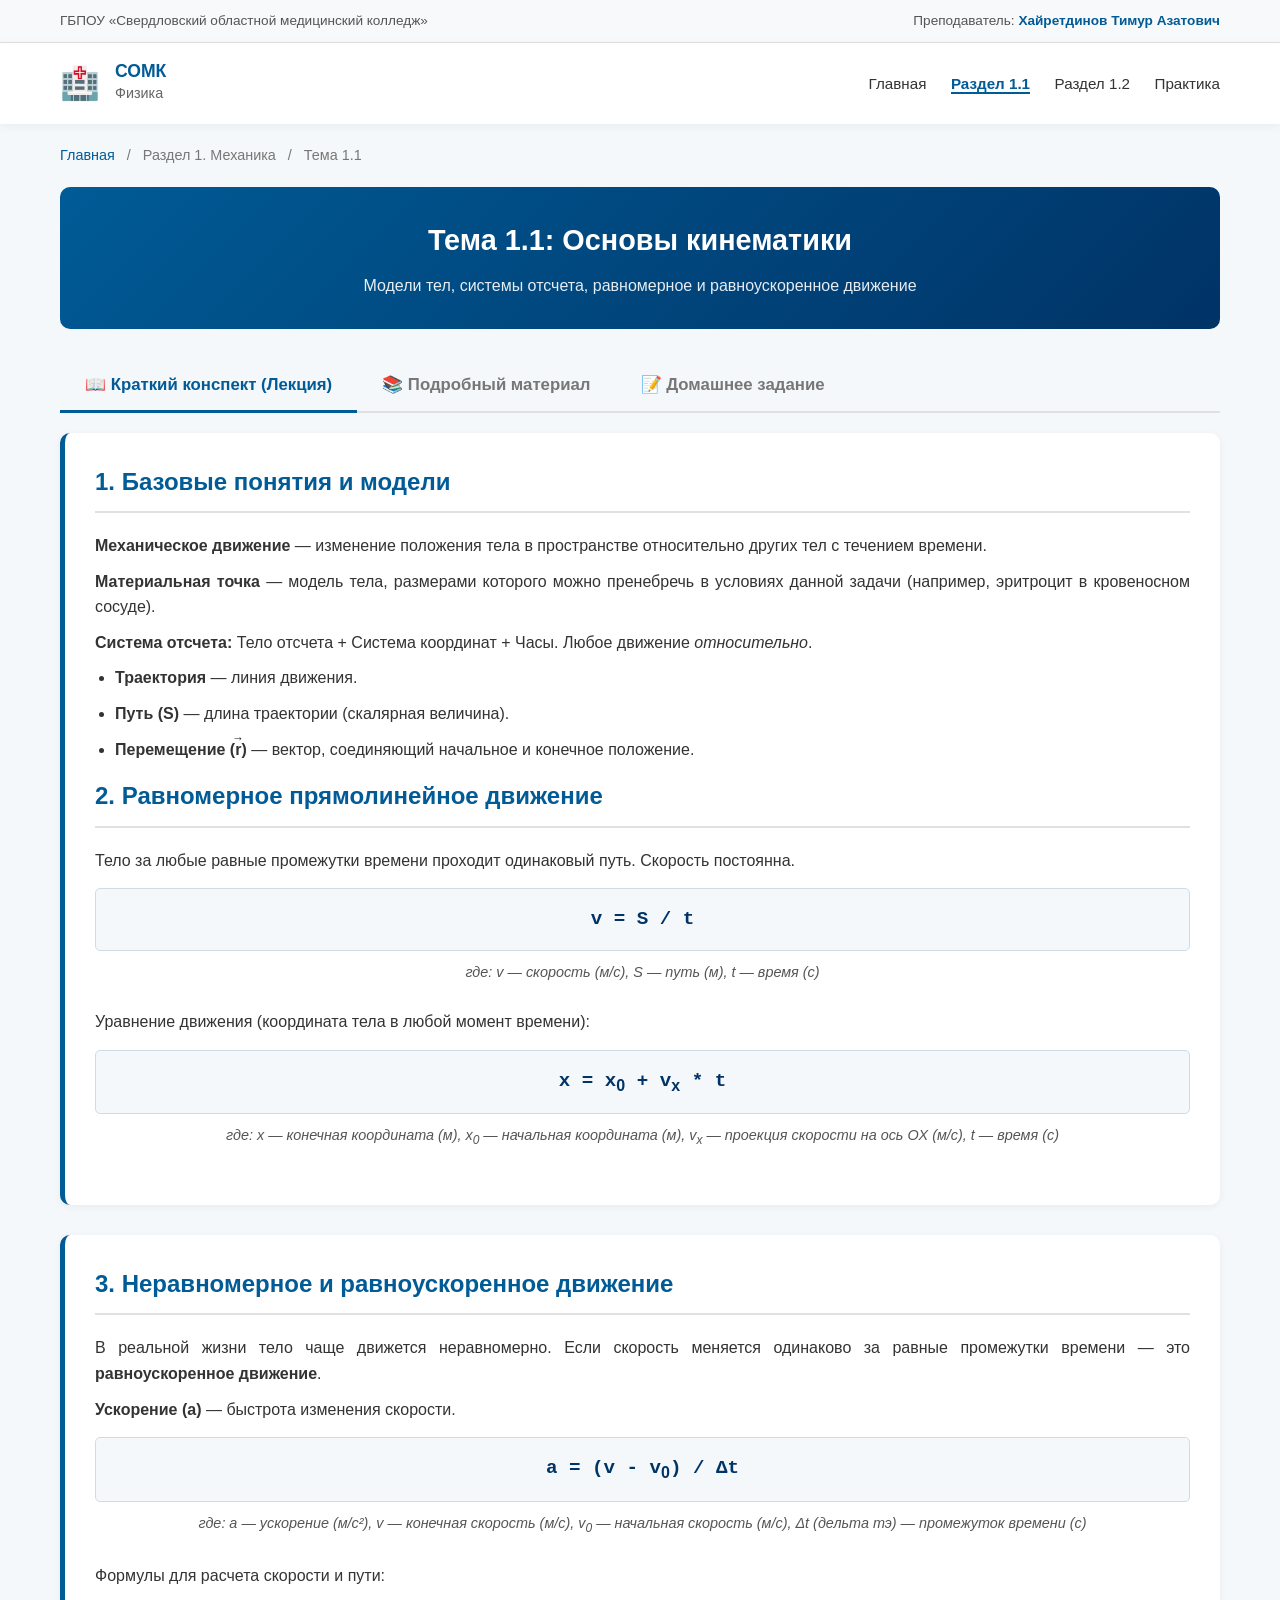
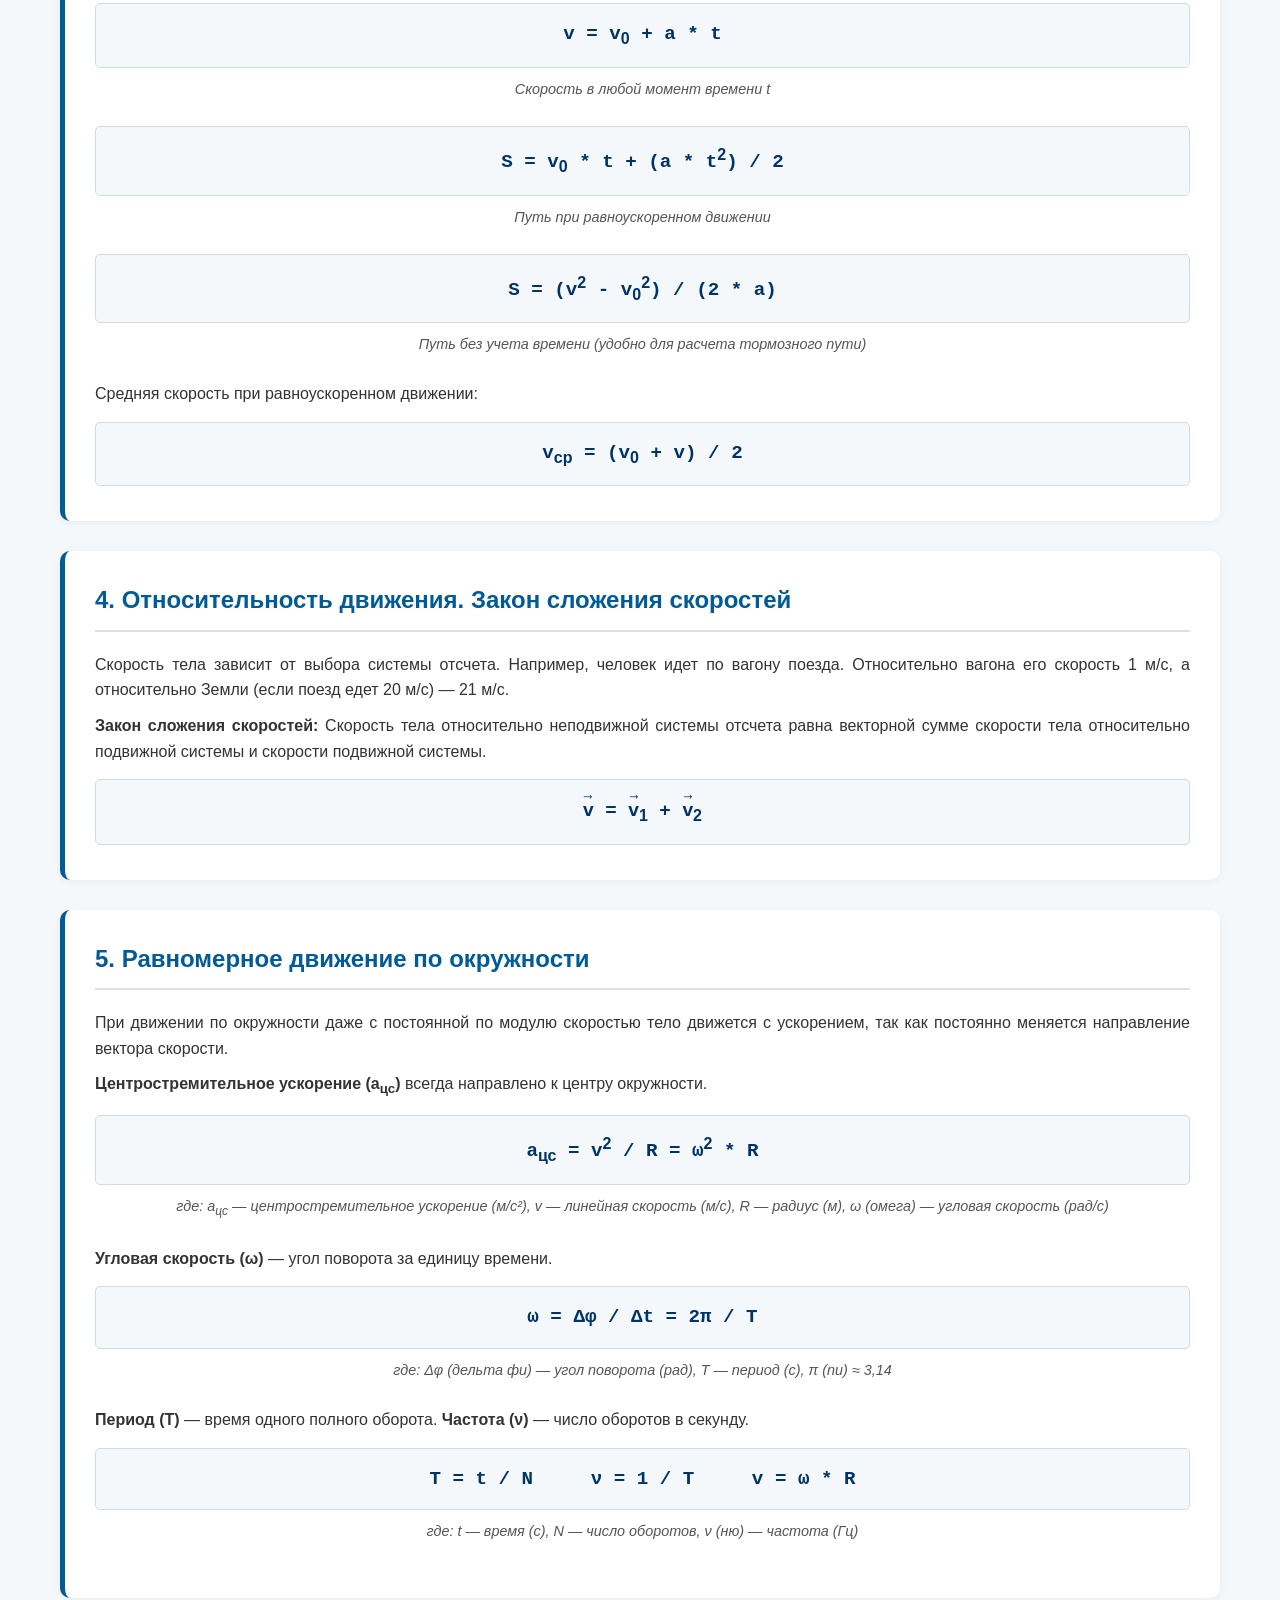
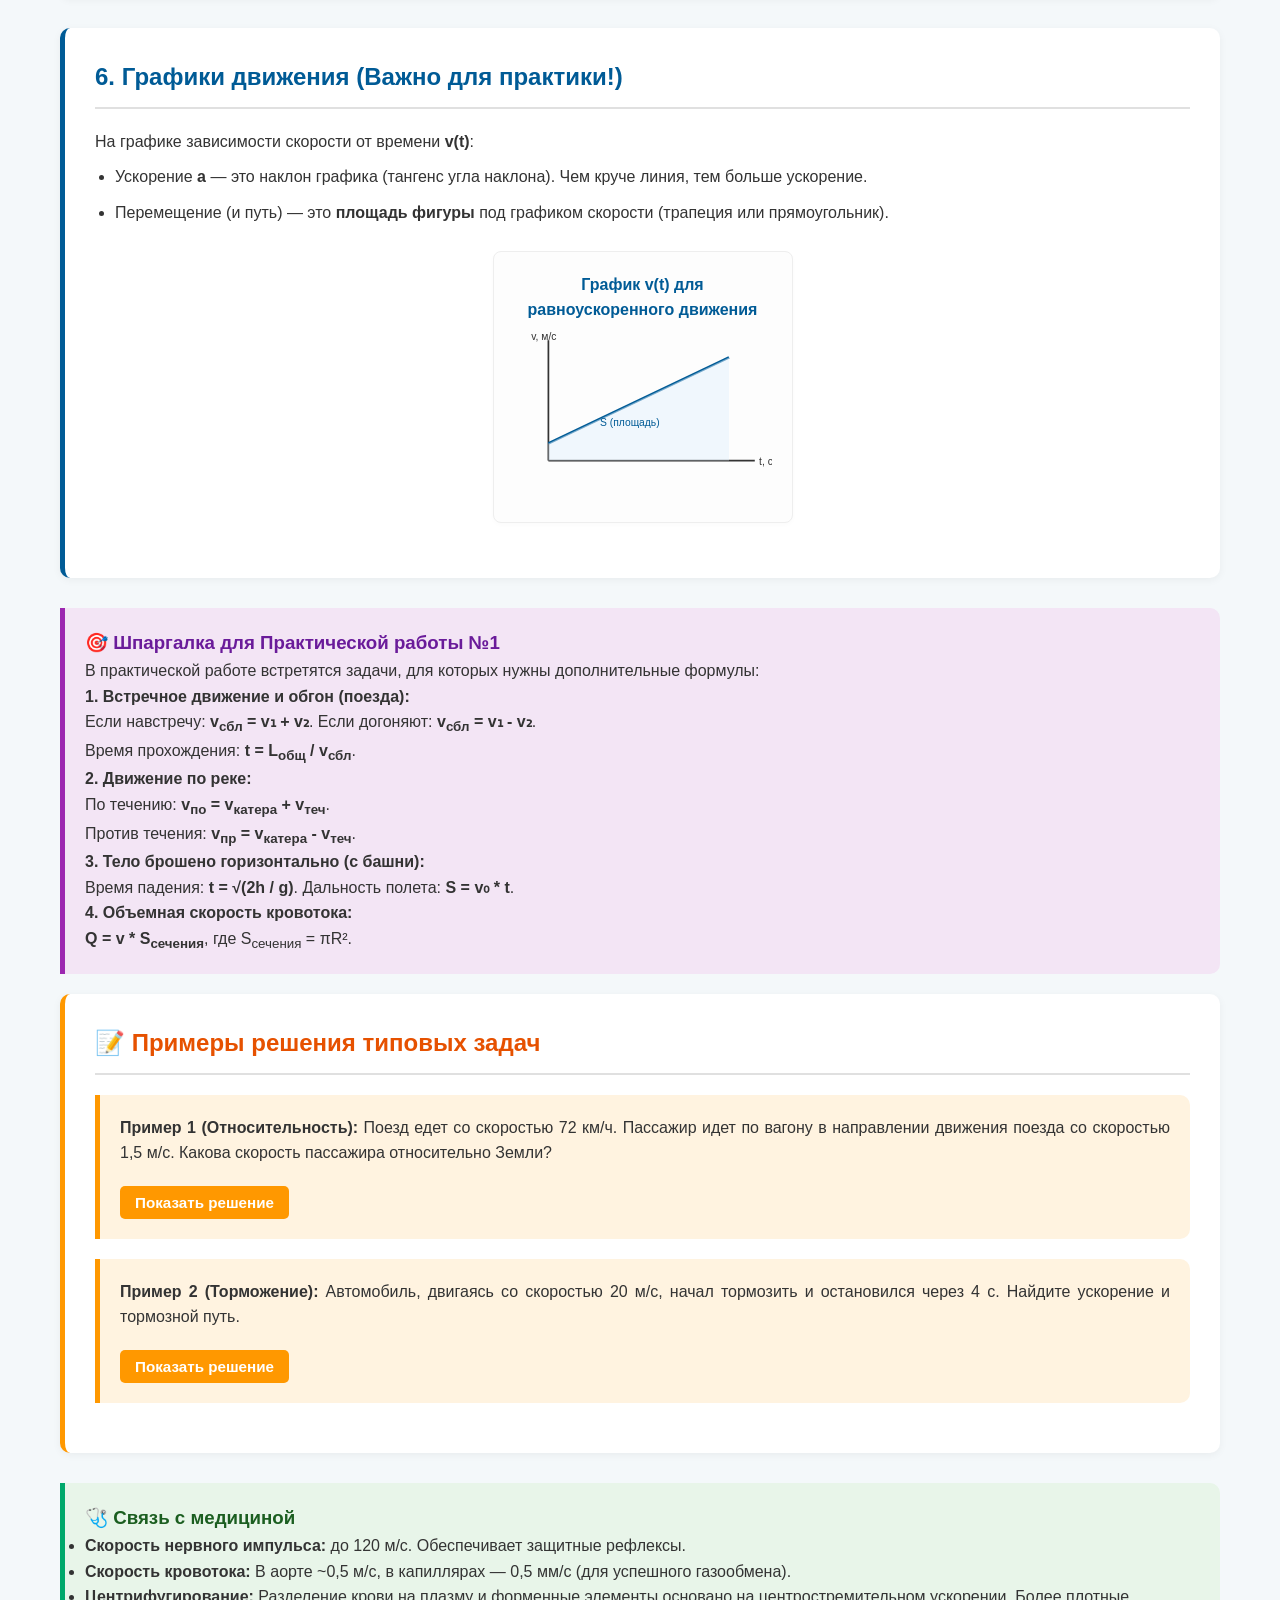
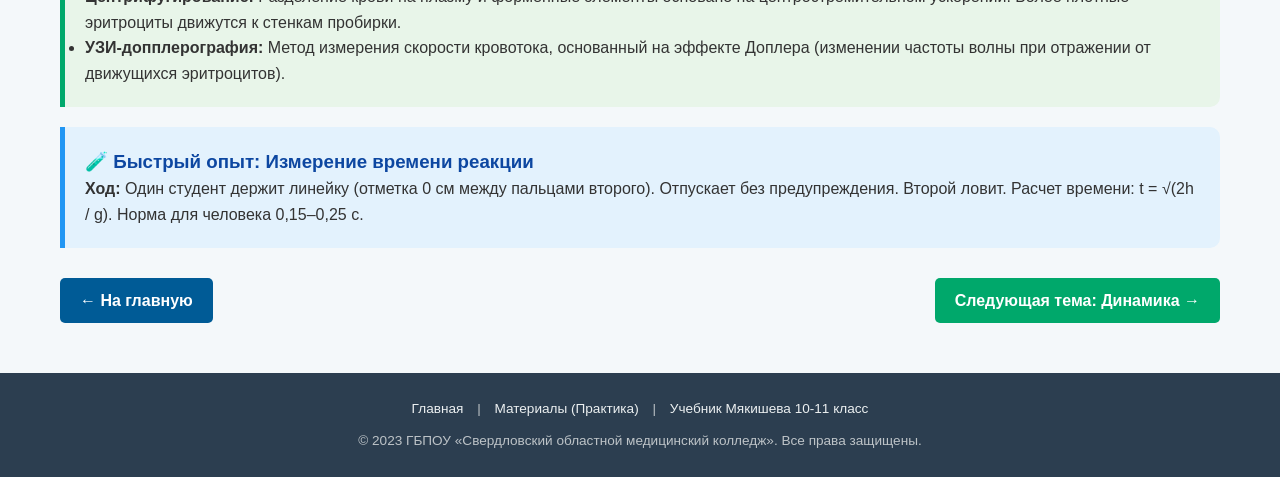
<file: mechanics.html>
<!DOCTYPE html>
<html lang="ru">
<head>
    <meta charset="UTF-8">
    <meta name="viewport" content="width=device-width, initial-scale=1.0">
    <title>Тема 1.1 Кинематика | СОМК</title>
    
    <!-- Стили -->
    <link rel="stylesheet" href="./css/style.css">
    
    <!-- PWA -->
    <link rel="manifest" href="./manifest.json">
    <meta name="theme-color" content="#005B96">
    
    <!-- Иконки -->
    <link rel="icon" href="./img/icon-192.png" type="image/png">
    <link rel="apple-touch-icon" href="./img/icon-192.png">
</head>
<body>
    <div class="top-bar">
        <div class="container">
            <span>ГБПОУ «Свердловский областной медицинский колледж»</span>
            <span>Преподаватель: <strong>Хайретдинов Тимур Азатович</strong></span>
        </div>
    </div>

    <header>
        <div class="container">
            <nav>
                <div class="logo-block">
                    <div class="logo-icon">🏥</div>
                    <div class="logo-text">
                        <span class="college-name">СОМК</span>
                        <span class="discipline">Физика</span>
                    </div>
                </div>
                <div class="nav-links">
                    <a href="./index.html">Главная</a>
                    <a href="./mechanics.html" class="active">Раздел 1.1</a>
                    <a href="./dynamics.html">Раздел 1.2</a>
                    <a href="./materials.html">Практика</a>
                </div>
            </nav>
        </div>
    </header>

    <div class="container">
        <div class="breadcrumbs">
            <a href="./index.html">Главная</a> <span>/</span> Раздел 1. Механика <span>/</span> Тема 1.1
        </div>

        <div class="page-header">
            <h1>Тема 1.1: Основы кинематики</h1>
            <p>Модели тел, системы отсчета, равномерное и равноускоренное движение</p>
        </div>

        <div class="tab-container">
            <div class="tab-buttons">
                <button class="tab-btn active" onclick="openTab(this, 'tab-short')">📖 Краткий конспект (Лекция)</button>
                <button class="tab-btn" onclick="openTab(this, 'tab-detailed')">📚 Подробный материал</button>
                <button class="tab-btn" onclick="openTab(this, 'tab-homework')">📝 Домашнее задание</button>
            </div>

            <!-- ВКЛАДКА 1: КРАТКИЙ КОНСПЕКТ -->
            <div id="tab-short" class="tab-content active">
                
                <div class="content-section">
                    <h2>1. Базовые понятия и модели</h2>
                    <p><strong>Механическое движение</strong> — изменение положения тела в пространстве относительно других тел с течением времени.</p>
                    <p><strong>Материальная точка</strong> — модель тела, размерами которого можно пренебречь в условиях данной задачи (например, эритроцит в кровеносном сосуде).</p>
                    <p><strong>Система отсчета:</strong> Тело отсчета + Система координат + Часы. Любое движение <em>относительно</em>.</p>
                    <ul>
                        <li><strong>Траектория</strong> — линия движения.</li>
                        <li><strong>Путь (S)</strong> — длина траектории (скалярная величина).</li>
                        <li><strong>Перемещение (<span class="vec">r</span>)</strong> — вектор, соединяющий начальное и конечное положение.</li>
                    </ul>

                    <h2>2. Равномерное прямолинейное движение</h2>
                    <p>Тело за любые равные промежутки времени проходит одинаковый путь. Скорость постоянна.</p>
                    <div class="formula-block">v = S / t</div>
                    <div class="formula-note">где: v — скорость (м/с), S — путь (м), t — время (с)</div>
                    <p>Уравнение движения (координата тела в любой момент времени):</p>
                    <div class="formula-block">x = x<sub>0</sub> + v<sub>x</sub> * t</div>
                    <div class="formula-note">где: x — конечная координата (м), x<sub>0</sub> — начальная координата (м), v<sub>x</sub> — проекция скорости на ось OX (м/с), t — время (с)</div>
                </div>

                <div class="content-section">
                    <h2>3. Неравномерное и равноускоренное движение</h2>
                    <p>В реальной жизни тело чаще движется неравномерно. Если скорость меняется одинаково за равные промежутки времени — это <strong>равноускоренное движение</strong>.</p>
                    <p><strong>Ускорение (a)</strong> — быстрота изменения скорости.</p>
                    <div class="formula-block">a = (v - v<sub>0</sub>) / &Delta;t</div>
                    <div class="formula-note">где: a — ускорение (м/с²), v — конечная скорость (м/с), v<sub>0</sub> — начальная скорость (м/с), &Delta;t (дельта тэ) — промежуток времени (с)</div>

                    <p>Формулы для расчета скорости и пути:</p>
                    <div class="formula-block">v = v<sub>0</sub> + a * t</div>
                    <div class="formula-note">Скорость в любой момент времени t</div>
                    <div class="formula-block">S = v<sub>0</sub> * t + (a * t<sup>2</sup>) / 2</div>
                    <div class="formula-note">Путь при равноускоренном движении</div>
                    <div class="formula-block">S = (v<sup>2</sup> - v<sub>0</sub><sup>2</sup>) / (2 * a)</div>
                    <div class="formula-note">Путь без учета времени (удобно для расчета тормозного пути)</div>
                    
                    <p>Средняя скорость при равноускоренном движении:</p>
                    <div class="formula-block">v<sub>ср</sub> = (v<sub>0</sub> + v) / 2</div>
                </div>

                <div class="content-section">
                    <h2>4. Относительность движения. Закон сложения скоростей</h2>
                    <p>Скорость тела зависит от выбора системы отсчета. Например, человек идет по вагону поезда. Относительно вагона его скорость 1 м/с, а относительно Земли (если поезд едет 20 м/с) — 21 м/с.</p>
                    <p><strong>Закон сложения скоростей:</strong> Скорость тела относительно неподвижной системы отсчета равна векторной сумме скорости тела относительно подвижной системы и скорости подвижной системы.</p>
                    <div class="formula-block"><span class="vec">v</span> = <span class="vec">v</span><sub>1</sub> + <span class="vec">v</span><sub>2</sub></div>
                </div>

                <div class="content-section">
                    <h2>5. Равномерное движение по окружности</h2>
                    <p>При движении по окружности даже с постоянной по модулю скоростью тело движется с ускорением, так как постоянно меняется направление вектора скорости.</p>
                    <p><strong>Центростремительное ускорение (a<sub>цс</sub>)</strong> всегда направлено к центру окружности.</p>
                    <div class="formula-block">a<sub>цс</sub> = v<sup>2</sup> / R = &omega;<sup>2</sup> * R</div>
                    <div class="formula-note">где: a<sub>цс</sub> — центростремительное ускорение (м/с²), v — линейная скорость (м/с), R — радиус (м), &omega; (омега) — угловая скорость (рад/с)</div>

                    <p><strong>Угловая скорость (&omega;)</strong> — угол поворота за единицу времени.</p>
                    <div class="formula-block">&omega; = &Delta;&phi; / &Delta;t = 2&pi; / T</div>
                    <div class="formula-note">где: &Delta;&phi; (дельта фи) — угол поворота (рад), T — период (с), &pi; (пи) ≈ 3,14</div>

                    <p><strong>Период (T)</strong> — время одного полного оборота. <strong>Частота (&nu;)</strong> — число оборотов в секунду.</p>
                    <div class="formula-block">T = t / N &nbsp;&nbsp;&nbsp; &nu; = 1 / T &nbsp;&nbsp;&nbsp; v = &omega; * R</div>
                    <div class="formula-note">где: t — время (с), N — число оборотов, &nu; (ню) — частота (Гц)</div>
                </div>

                <div class="content-section">
                    <h2>6. Графики движения (Важно для практики!)</h2>
                    <p>На графике зависимости скорости от времени <strong>v(t)</strong>:</p>
                    <ul>
                        <li>Ускорение <strong>a</strong> — это наклон графика (тангенс угла наклона). Чем круче линия, тем больше ускорение.</li>
                        <li>Перемещение (и путь) — это <strong>площадь фигуры</strong> под графиком скорости (трапеция или прямоугольник).</li>
                    </ul>

                    <div class="visual-container">
                        <div class="visual-card">
                            <h4>График v(t) для равноускоренного движения</h4>
                            <svg viewBox="0 0 300 200" style="width: 100%; height: auto;">
                                <line x1="40" y1="160" x2="280" y2="160" stroke="#333" stroke-width="2" />
                                <line x1="40" y1="160" x2="40" y2="20" stroke="#333" stroke-width="2" />
                                <text x="285" y="165" font-size="12" fill="#333">t, c</text>
                                <text x="20" y="20" font-size="12" fill="#333">v, м/с</text>
                                <line x1="40" y1="140" x2="250" y2="40" stroke="#005B96" stroke-width="3" />
                                <polygon points="40,160 40,140 250,40 250,160" fill="#E3F2FD" opacity="0.5"/>
                                <text x="100" y="120" font-size="12" fill="#005B96">S (площадь)</text>
                            </svg>
                        </div>
                    </div>
                </div>

                <div class="practice-cheatsheet">
                    <h3>🎯 Шпаргалка для Практической работы №1</h3>
                    <p>В практической работе встретятся задачи, для которых нужны дополнительные формулы:</p>
                    <p><strong>1. Встречное движение и обгон (поезда):</strong><br>
                    Если навстречу: <strong>v<sub>сбл</sub> = v₁ + v₂</strong>. Если догоняют: <strong>v<sub>сбл</sub> = v₁ - v₂</strong>.<br>
                    Время прохождения: <strong>t = L<sub>общ</sub> / v<sub>сбл</sub></strong>.</p>

                    <p><strong>2. Движение по реке:</strong><br>
                    По течению: <strong>v<sub>по</sub> = v<sub>катера</sub> + v<sub>теч</sub></strong>.<br>
                    Против течения: <strong>v<sub>пр</sub> = v<sub>катера</sub> - v<sub>теч</sub></strong>.</p>

                    <p><strong>3. Тело брошено горизонтально (с башни):</strong><br>
                    Время падения: <strong>t = &radic;(2h / g)</strong>. Дальность полета: <strong>S = v₀ * t</strong>.</p>

                    <p><strong>4. Объемная скорость кровотока:</strong><br>
                    <strong>Q = v * S<sub>сечения</sub></strong>, где S<sub>сечения</sub> = &pi;R².</p>
                </div>

                <div class="content-section" style="border-left-color: #FF9800;">
                    <h2 style="color: #E65100;">📝 Примеры решения типовых задач</h2>
                    
                    <div class="task-box">
                        <p><strong>Пример 1 (Относительность):</strong> Поезд едет со скоростью 72 км/ч. Пассажир идет по вагону в направлении движения поезда со скоростью 1,5 м/с. Какова скорость пассажира относительно Земли?</p>
                        <button class="btn-reveal" onclick="toggleAnswer(this, 'ex1')">Показать решение</button>
                        <div id="ex1" class="answer-block">
                            <p><strong>Решение:</strong> Переведем 72 км/ч в м/с: 72 / 3,6 = 20 м/с.</p>
                            <p>Так как скорости сонаправлены, v = v₁ + v₂ = 20 + 1,5 = <strong>21,5 м/с</strong>.</p>
                        </div>
                    </div>

                    <div class="task-box">
                        <p><strong>Пример 2 (Торможение):</strong> Автомобиль, двигаясь со скоростью 20 м/с, начал тормозить и остановился через 4 с. Найдите ускорение и тормозной путь.</p>
                        <button class="btn-reveal" onclick="toggleAnswer(this, 'ex2')">Показать решение</button>
                        <div id="ex2" class="answer-block">
                            <p><strong>Решение:</strong> a = (v - v₀) / t = (0 - 20) / 4 = -5 м/с². (Ускорение отрицательное).</p>
                            <p>Тормозной путь: S = (v² - v₀²) / (2a) = (0 - 400) / (2 * -5) = -400 / -10 = <strong>40 м</strong>.</p>
                        </div>
                    </div>
                </div>

                <div class="medical-box">
                    <h3>🩺 Связь с медициной</h3>
                    <ul>
                        <li><strong>Скорость нервного импульса:</strong> до 120 м/с. Обеспечивает защитные рефлексы.</li>
                        <li><strong>Скорость кровотока:</strong> В аорте ~0,5 м/с, в капиллярах — 0,5 мм/с (для успешного газообмена).</li>
                        <li><strong>Центрифугирование:</strong> Разделение крови на плазму и форменные элементы основано на центростремительном ускорении. Более плотные эритроциты движутся к стенкам пробирки.</li>
                        <li><strong>УЗИ-допплерография:</strong> Метод измерения скорости кровотока, основанный на эффекте Доплера (изменении частоты волны при отражении от движущихся эритроцитов).</li>
                    </ul>
                </div>

                <div class="experiment-box">
                    <h3>🧪 Быстрый опыт: Измерение времени реакции</h3>
                    <p><strong>Ход:</strong> Один студент держит линейку (отметка 0 см между пальцами второго). Отпускает без предупреждения. Второй ловит. Расчет времени: t = &radic;(2h / g). Норма для человека 0,15–0,25 с.</p>
                </div>
            </div>

            <!-- ВКЛАДКА 2: ПОДРОБНЫЙ МАТЕРИАЛ -->
            <div id="tab-detailed" class="tab-content">
                <div class="content-section">
                    <h2>Подробная теория (для самостоятельного изучения)</h2>
                    
                    <!-- ФАЙЛ 1 -->
                    <h3>1. Модели тел и движений в механике</h3>
                    <p>Одна из основных задач физики — нахождение положения тела в конкретный момент времени. Раздел физики, который решает данную задачу, называется <strong>механикой</strong>. Изучением движения тел независимо от причин этого движения занимается <strong>кинематика</strong> (раздел механики).</p>
                    <p>Для описания такого движения используют модели реальных тел. Моделирование необходимо, потому что у реальных объектов разные части могут двигаться различно.</p>
                    <p><strong>Материальная точка</strong> — это модель тела в механике, размеры (форму) которого можно не учитывать (при этом материальная точка может иметь массу) при решении конкретных физических задач.</p>

                    <div class="medical-box" style="background-color: #FFF3E0; border-left-color: #FF9800;">
                        <h3 style="color: #E65100;">💡 Обрати внимание!</h3>
                        <p>Материальная точка — это физическая модель, которая используется для упрощения и схематизации описания реальных явлений природы (в действительности материальных точек не существует). Данная модель используется прежде всего для идеализации условий движения тел.</p>
                        <p>Используют данную модель в случаях, когда:</p>
                        <ol>
                            <li>размеры исследуемого объекта малы по сравнению с его перемещением или по сравнению с характерными размерами других тел, которые фигурируют в задаче;</li>
                            <li>геометрическое положение тела может быть однозначно определено одной точкой данного тела;</li>
                            <li>решение задачи не зависит от размеров или формы тела.</li>
                        </ol>
                    </div>

                    <p><strong>Изменение положения тела относительно других тел называется механическим движением.</strong></p>
                    <p>Характер изменения положения тел различен, поэтому выделяют несколько видов механического движения: <strong>поступательное</strong>, <strong>колебательное</strong> и <strong>вращательное</strong>. Существуют и другие классификации: по постоянству скорости (равномерное и неравномерное), по виду траектории (прямолинейное и криволинейное).</p>

                    <h3>2. Система отсчёта, радиус-вектор, траектория, путь, перемещение</h3>
                    <p>В механике положение тела и его движение описывают относительно других тел. Например, человек в лодке относительно дерева на берегу изменяет своё положение, а относительно лодки он находится в покое.</p>
                    <p><strong>Система отсчёта</strong> состоит из тела отсчёта (объект, относительно которого задаётся положение другого тела), системы координат и прибора для определения времени (часы).</p>
                    <p>Линия, вдоль которой тело или материальная точка изменяет своё положение, называется <strong>траекторией</strong>.</p>

                    <p>Выбирают систему координат в зависимости от условия конкретной задачи:</p>
                    <ul>
                        <li>движение вдоль прямой — одномерная система координат (OX или OY);</li>
                        <li>движение в плоскости — двумерная система координат (OXY);</li>
                        <li>движение в пространстве — трёхмерная система координат (OXYZ).</li>
                    </ul>

                    <h4>Виды систем координат (из вашего файла)</h4>
                    <p><strong>Одномерная:</strong> используется, когда положение объекта можно описать одним числом — расстоянием от выбранного начала отсчёта вдоль заданной линии. <em>Примеры:</em> движение поезда по прямому пути (расстояние от станции А), езда на автомобиле по прямой трассе (километровые столбы), движение лифта (высота/этаж).</p>
                    <p><strong>Двухмерная:</strong> используется, когда положение объекта на плоскости описывается двумя независимыми числами. <em>Примеры:</em> навигация по карте города (улица и проспект, или широта и долгота), игра в шахматы или морской бой (буква и цифра), экран монитора (X и Y), спортивные игры на поле.</p>
                    <p><strong>Трёхмерная:</strong> используется для описания положения в реальном объёмном мире. <em>Примеры:</em> авиация и космонавтика (широта, долгота, высота), строительство (расстояние на север, на восток, высота), 3D-моделирование, медицинская визуализация (при КТ или МРТ положение патологии описывается тремя координатами).</p>

                    <h4>Основные физические величины в кинематике</h4>
                    <p>Физические параметры описываются векторными (имеют числовое значение и направление) и скалярными (только числовое значение) величинами.</p>
                    <p><strong>Радиус-вектор <span class="vec">r</span></strong> — это направленный отрезок, который соединяет начало координат и исследуемую точку.</p>
                    <p><strong>Перемещение <span class="vec">s</span></strong> — это вектор, который соединяет начальное положение тела и его положение в исследуемый момент времени.</p>
                    <p>Перемещение тела за любой промежуток времени равно изменению радиус-вектора &Delta;<span class="vec">r</span>:</p>
                    <div class="formula-block"><span class="vec">S</span> = &Delta;<span class="vec">r</span> = <span class="vec">r</span><sub>B</sub> - <span class="vec">r</span><sub>A</sub></div>
                    <p><strong>Путь</strong> — длина траектории (обозначение — L, единица измерения в СИ — м [метр]).</p>
                    <p>В зависимости от расположения вектора перемещения и осей координат (сонаправлен, противоположно направлен, под углом, перпендикулярен), проекции перемещения S<sub>x</sub>, S<sub>y</sub> и модуль вектора перемещения S находятся по-разному (через разность координат или теорему Пифагора: S = &radic;(S<sub>x</sub><sup>2</sup> + S<sub>y</sub><sup>2</sup>)).</p>

                    <!-- ФАЙЛ 2 -->
                    <h3 style="margin-top: 50px; color: #005B96; border-bottom: 2px solid #005B96;">3. Прямолинейное равномерное движение</h3>
                    <p>Главное правило равномерного движения: если тело движется равномерно, то за одинаковое время оно проходит одинаковое расстояние. Равномерное движение может быть прямолинейным и криволинейным.</p>
                    <p>Из курса физики 7 класса: <strong>V = S / t</strong>, где V — скорость тела [м/с]; S — перемещение тела [м]; t — время движения [с].</p>
                    <p>Скорость — векторная величина. Рассмотрим случай равномерного прямолинейного движения материальной точки. Если разделить вектор перемещения &Delta;<span class="vec">r</span> на промежуток времени &Delta;t, мы получим вектор скорости <span class="vec">V</span>:</p>
                    <div class="formula-block"><span class="vec">V</span> = &Delta;<span class="vec">r</span> / &Delta;t</div>
                    <p>Модуль скорости V = |&Delta;<span class="vec">r</span>| / &Delta;t численно равен расстоянию, которое точка проходит за единицу времени.</p>

                    <h4>Уравнение равномерного прямолинейного движения</h4>
                    <p>При равномерном прямолинейном движении координата тела является линейной функцией времени: <strong>x = x<sub>0</sub> + v<sub>x</sub>t</strong>. Здесь x<sub>0</sub> — начальная координата, v<sub>x</sub> — проекция вектора скорости на ось OX.</p>
                    <p>Сравнивая с математикой (уравнение прямой y = kx + b), видим, что угловой коэффициент k = tg &alpha; равен скорости.</p>
                    
                    <h4>Векторные и скалярные величины</h4>
                    <p>В физике вектор обозначает конкретную величину (вектор скорости, вектор перемещения). Модуль вектора вычисляется через его проекции: |<span class="vec">v</span>| = &radic;(v<sub>x</sub><sup>2</sup> + v<sub>y</sub><sup>2</sup>). Скалярные величины (длина, температура) не имеют направления.</p>
                    <p>Векторное уравнение движения: <span class="vec">r</span>(t) = <span class="vec">r</span><sub>0</sub> + <span class="vec">v</span>t. Числовое (скалярное): x = x<sub>0</sub> + v<sub>x</sub>t.</p>

                    <h4>Средняя путевая скорость</h4>
                    <p>Отношение вектора перемещения к интервалу времени определяет среднюю скорость: <span class="vec">v</span><sub>ср</sub> = <span class="vec">S</span> / &Delta;t. При возврате в исходную точку она равна нулю.</p>
                    <p>Отношение пути L к интервалу времени &Delta;t определяет среднюю путевую скорость: V = L / &Delta;t.</p>

                    <h4>Графический способ решения задач</h4>
                    <p>График v(t) при равномерном движении — прямая, параллельная оси OX. Модуль перемещения равен площади прямоугольника под графиком скорости.</p>
                    <p>График s(t) — прямая под углом &alpha; к оси времени. Модуль скорости равен tg &alpha; (тангенсу угла наклона).</p>

                    <!-- ФАЙЛ 3 -->
                    <h3 style="margin-top: 50px; color: #005B96; border-bottom: 2px solid #005B96;">4. Неравномерное движение. Закон сложения скоростей</h3>
                    <p>Классический закон сложения скоростей: скорость тела относительно неподвижной системы отсчёта равна геометрической сумме двух скоростей — скорости тела относительно подвижной системы и скорости подвижной системы относительно неподвижной. Векторы складываются по правилу треугольника или параллелограмма.</p>
                    <p>Если векторы образуют прямоугольный треугольник, используются синус/косинус. В остальных случаях применяется теорема косинусов: v<sup>2</sup> = v<sub>1</sub><sup>2</sup> + v<sub>2</sub><sup>2</sup> - 2v<sub>1</sub>v<sub>2</sub>cos&alpha;.</p>
                    <p>Принцип сложения перемещений: полное перемещение равно векторной сумме перемещений: &Delta;<span class="vec">r</span><sub>2</sub> = &Delta;<span class="vec">r</span><sub>1</sub> + &Delta;<span class="vec">r</span><sub>12</sub>. (Пример: лодка, переплывающая реку).</p>

                    <h4>Определение неравномерного движения</h4>
                    <p><strong>Неравномерное движение</strong> — движение, при котором тело за любые равные промежутки проходит разные пути.</p>
                    <p>Средняя путевая скорость: v<sub>ср</sub> = L / t. Средняя скорость перемещения: <span class="vec">V</span><sub>ср</sub> = <span class="vec">S</span> / t. Средняя скорость — векторная величина, сонаправленная с вектором перемещения.</p>
                    <p><strong>Мгновенная скорость</strong> — скорость в конкретный момент времени. Она направлена по касательной к траектории. При неограниченном уменьшении &Delta;t (&Delta;t &rarr; 0) средняя скорость превращается в мгновенную.</p>

                    <!-- ФАЙЛ 4 -->
                    <h3 style="margin-top: 50px; color: #005B96; border-bottom: 2px solid #005B96;">5. Ускорение. Равноускоренное прямолинейное движение</h3>
                    <p><strong>Ускорение</strong> — физическая величина, характеризующая изменение скорости за единицу времени: [a] = 1 м/с². Равноускоренное движение — движение с постоянным ускорением: a = const.</p>
                    <div class="formula-block"><span class="vec">a</span> = (<span class="vec">v</span> - <span class="vec">v</span><sub>0</sub>) / t</div>
                    <p>Мгновенное ускорение — предел отношения изменения скорости к промежутку времени при стремлении последнего к нулю. При криволинейном движении вектор ускорения раскладывается на касательное и нормальное (центростремительное) компоненты.</p>
                    
                    <p>Формула скорости: <strong>v = v<sub>0</sub> + at</strong>. Если тело покоилось, v = at.</p>
                    <p>Формула пути: <strong>s = v<sub>0</sub>t + at<sup>2</sup>/2</strong>. Формула без времени: <strong>s = (v<sup>2</sup> - v<sub>0</sub><sup>2</sup>) / 2a</strong>.</p>
                    
                    <p><strong>Графики равноускоренного движения:</strong></p>
                    <ul>
                        <li>a(t) — прямая, параллельная оси времени (ускорение постоянно).</li>
                        <li>V<sub>x</sub>(t) — прямая, проходящая через точку V<sub>0</sub>. Площадь трапеции под графиком равна проекции перемещения. Средняя скорость равна полусумме начальной и конечной скоростей: <span class="vec">v</span><sub>ср</sub> = (<span class="vec">v</span><sub>0</sub> + <span class="vec">v</span>) / 2.</li>
                        <li>&Delta;r<sub>x</sub>(t) и x(t) — параболы. График пути S(t) совпадает с &Delta;r<sub>x</sub>(t) только если направление скорости не меняется. Если тело разворачивается (скорость проходит через 0), проекция перемещения начинает уменьшаться, а путь продолжает расти.</li>
                    </ul>

                    <!-- ФАЙЛ 5 -->
                    <h3 style="margin-top: 50px; color: #005B96; border-bottom: 2px solid #005B96;">6. Движение с постоянным ускорением свободного падения</h3>
                    <p>Свободное падение — частный случай движения с постоянным ускорением. В вакууме все тела падают одновременно (опыт с трубкой Ньютона). Ускорение свободного падения g &approx; 9,8 м/с², направлено вертикально вниз.</p>
                    
                    <h4>Уравнения скорости и движения</h4>
                    <p>Общий вид векторного уравнения скорости: <span class="vec">v</span>(t) = <span class="vec">v</span><sub>0</sub> + <span class="vec">a</span>(t - t<sub>0</sub>).</p>
                    <p>Для свободного падения (ось OY вниз): v<sub>y</sub>(t) = v<sub>0</sub> + g(t - t<sub>0</sub>).</p>
                    <p>Векторное уравнение движения: <span class="vec">r</span>(t) = <span class="vec">r</span><sub>0</sub> + <span class="vec">v</span><sub>0</sub>(t - t<sub>0</sub>) + <span class="vec">g</span>(t - t<sub>0</sub>)<sup>2</sup>/2. Скалярное уравнение координаты (при OY вниз): y(t) = y<sub>0</sub> + v<sub>0</sub>(t - t<sub>0</sub>) + g(t - t<sub>0</sub>)<sup>2</sup>/2.</p>

                    <h4>Движение вертикально вверх</h4>
                    <p>Если ось OY направлена вверх, то ускорение g направлено против оси. Уравнения:</p>
                    <div class="formula-block">v<sub>y</sub>(t) = v<sub>0</sub> - g(t - t<sub>0</sub>)</div>
                    <div class="formula-block">y(t) = y<sub>0</sub> + v<sub>0</sub>(t - t<sub>0</sub>) - g(t - t<sub>0</sub>)<sup>2</sup>/2</div>
                    
                    <h4>Движение под углом к горизонту</h4>
                    <p>Начальная скорость раскладывается на проекции: v<sub>0x</sub> = v<sub>0</sub>cos&alpha;, v<sub>0y</sub> = v<sub>0</sub>sin&alpha;. По горизонтали движение равномерное (без ускорения), по вертикали — равноускоренное с ускорением g.</p>

                    <!-- ФАЙЛ 6 -->
                    <h3 style="margin-top: 50px; color: #005B96; border-bottom: 2px solid #005B96;">7. Равномерное движение точки по окружности</h3>
                    <p>Движение по окружности — это всегда движение с ускорением, так как меняется направление скорости. Ускорение направлено к центру и называется <strong>центростремительным</strong>.</p>
                    <div class="formula-block">a<sub>цс</sub> = v<sup>2</sup> / R = &omega;<sup>2</sup> * R</div>
                    
                    <p><strong>Угловая скорость (&omega;)</strong> — отношение угла поворота &Delta;&phi; к промежутку времени &Delta;t. Единица: рад/с.</p>
                    <div class="formula-block">&omega; = &Delta;&phi; / &Delta;t</div>
                    <p>При одном обороте угол 2&pi;, время — период T. Связь периода и частоты (&nu;):</p>
                    <div class="formula-block">T = t / N &nbsp;&nbsp; &nu; = 1 / T = N / t &nbsp;&nbsp; &omega; = 2&pi; / T = 2&pi;&nu;</div>

                    <h4>Абсолютно твёрдое тело. Виды движения</h4>
                    <p><strong>Абсолютно твёрдое тело</strong> — идеальная модель, где расстояние между любыми двумя точками никогда не меняется.</p>
                    <p><strong>Поступательное движение:</strong> любая прямая, проведённая на теле, остаётся параллельной самой себе. Все точки движутся одинаково (траектории, скорости, ускорения). Достаточно описать движение одной точки (центра масс). <em>Примеры:</em> кабина колеса обозрения, педаль велосипеда, ящик стола.</p>
                    <p><strong>Вращательное движение:</strong> все точки тела описывают окружности, центры которых лежат на оси вращения. Угловая скорость одинакова для всех точек. Линейная скорость зависит от расстояния до оси: v = &omega;R. <em>Примеры:</em> колесо, вентилятор, Земля.</p>

                    <div class="medical-box">
                        <h3>🩺 Связь с медициной</h3>
                        <ul>
                            <li><strong>Центрифугирование:</strong> Разделение крови на плазму и форменные элементы основано на центростремительном ускорении. При вращении более плотные эритроциты движутся к стенкам пробирки.</li>
                            <li><strong>УЗИ-допплерография:</strong> Метод измерения скорости кровотока, основанный на эффекте Доплера.</li>
                            <li><strong>Биомеханика:</strong> анализ движения по касательной и нормали используется при реабилитации после травм.</li>
                        </ul>
                    </div>
                </div>
            </div>

            <!-- ВКЛАДКА 3: ДОМАШНЕЕ ЗАДАНИЕ -->
            <div id="tab-homework" class="tab-content">
                <div class="content-section">
                    <h2>📝 Домашнее задание</h2>
                    <p>Решите задачи в тетради и перенесите ответы в форму.</p>

                    <h3>Задачи для самостоятельного решения</h3>
                    <div class="task-box" style="background-color: #fffaf5; border-left-color: #FF9800;">
                        <ol>
                            <li><strong>Задача 1.</strong> Автомобиль движется со скоростью 54 км/ч. Какой путь он пройдет за 10 секунд?</li>
                            <li><strong>Задача 2.</strong> Тело движется равноускоренно с ускорением 2 м/с². Начальная скорость 5 м/с. Какова будет скорость тела через 4 секунды?</li>
                            <li><strong>Задача 3.</strong> Поезд, двигаясь равномерно, проезжает мимо столба за 10 секунд, а мимо платформы длиной 200 м — за 30 секунд. Какова длина поезда?</li>
                        </ol>
                    </div>

                    <div style="text-align: center; margin-top: 30px;">
                        <p>После того как решите все задания в тетради, перенесите ответы в форму:</p>
                        <!-- ЗАМЕНИТЕ ССЫЛКУ НА РАБОЧУЮ ФОРМУ ДЛЯ ЭТОЙ ТЕМЫ -->
                        <a href="ВАША_ССЫЛКА_НА_ФОРМУ_КИНЕМАТИКА" target="_blank" rel="noopener" class="google-form-btn">
                            📤 Сдать домашнее задание
                        </a>
                    </div>
                </div>
            </div>
        </div>

        <div class="topic-nav">
            <a href="./index.html" class="btn-nav">← На главную</a>
            <a href="./dynamics.html" class="btn-nav secondary">Следующая тема: Динамика →</a>
        </div>
    </div>

    <footer>
        <div class="footer-links">
            <a href="./index.html">Главная</a> | 
            <a href="./materials.html">Материалы (Практика)</a> | 
            <a href="#">Учебник Мякишева 10-11 класс</a>
        </div>
        <p>© 2023 ГБПОУ «Свердловский областной медицинский колледж». Все права защищены.</p>
    </footer>

    <button id="install-pwa-btn" class="install-pwa-btn">📲 Установить приложение</button>
    <script src="./js/app.js"></script>
</body>
</html>
</file>
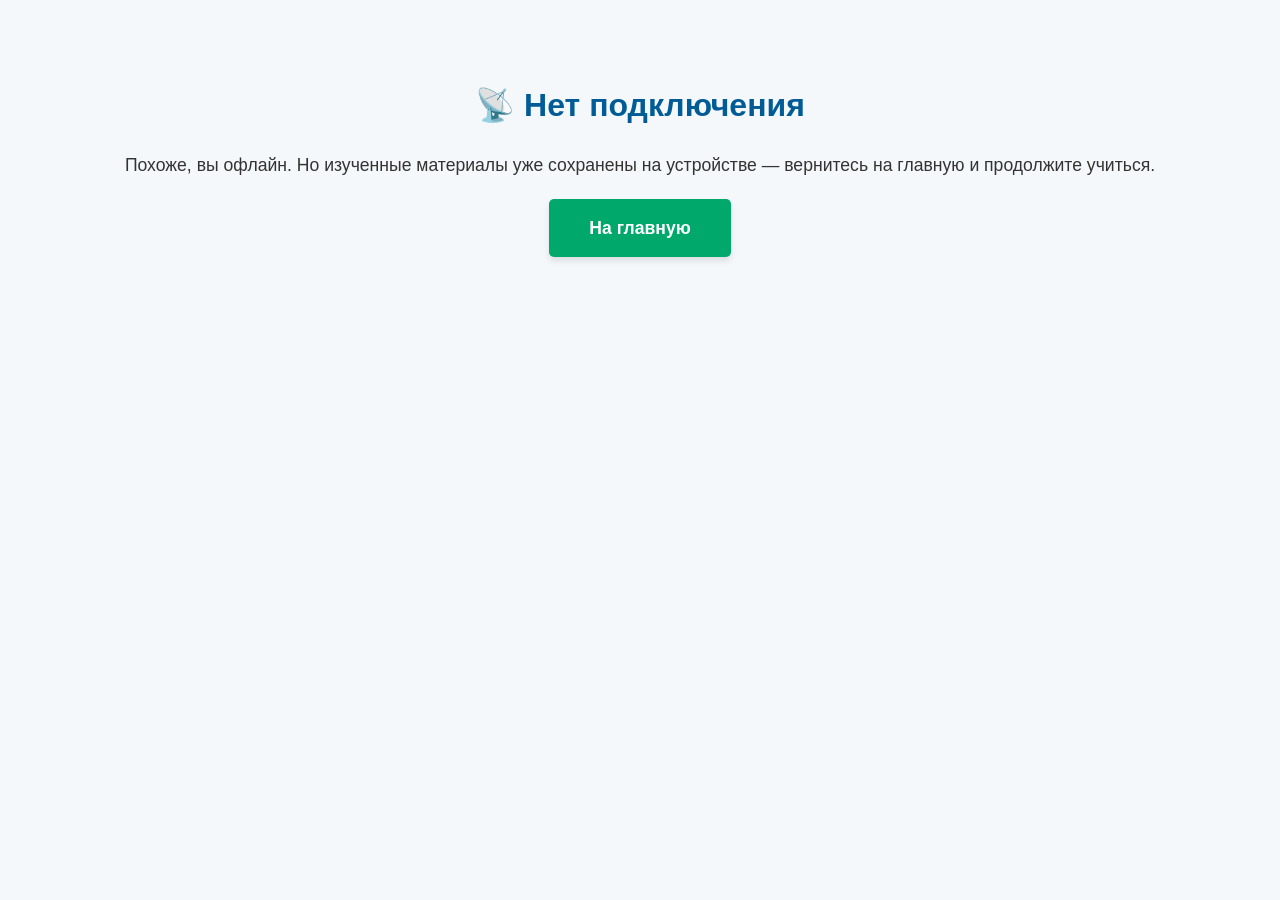
<file: offline.html>
<!DOCTYPE html>
<html lang="ru">
<head>
    <meta charset="UTF-8">
    <meta name="viewport" content="width=device-width, initial-scale=1.0">
    <title>Нет подключения | СОМК</title>
    <link rel="stylesheet" href="./css/style.css">
</head>
<body>
    <div class="container" style="text-align:center; padding: 80px 20px;">
        <h1 style="color: var(--primary); font-size: 2rem;">📡 Нет подключения</h1>
        <p style="margin: 20px 0; font-size: 1.1rem;">
            Похоже, вы офлайн. Но изученные материалы уже сохранены на устройстве —
            вернитесь на главную и продолжите учиться.
        </p>
        <a href="./index.html" class="btn-start">На главную</a>
    </div>
</body>
</html>
</file>
<file: css/style.css>
/* ================= БАЗОВЫЕ ПЕРЕМЕННЫЕ ================= */
:root {
    --primary: #005B96;
    --secondary: #00A86B;
    --bg: #F4F8FA;
    --text: #333333;
    --white: #FFFFFF;
    --border-color: #e0e0e0;
}

* { margin: 0; padding: 0; box-sizing: border-box; font-family: 'Segoe UI', Tahoma, Geneva, Verdana, sans-serif; }
body { background-color: var(--bg); color: var(--text); line-height: 1.6; }
.container { max-width: 1200px; margin: 0 auto; padding: 0 20px; }

/* ================= ВЕКТОРЫ ================= */
.vec { display: inline-block; position: relative; }
.vec::after { content: "→"; position: absolute; top: -0.7em; left: 50%; transform: translateX(-50%) scaleX(0.8); font-size: 0.9em; font-weight: normal; font-family: Arial, sans-serif; }

/* ================= ВЕРХНЯЯ ПОЛОСА ================= */
.top-bar { background-color: #f8f9fa; border-bottom: 1px solid var(--border-color); padding: 10px 0; font-size: 0.85rem; color: #555; }
.top-bar .container { display: flex; justify-content: space-between; align-items: center; }
.top-bar strong { color: var(--primary); }

/* ================= ШАПКА ================= */
header { background-color: var(--white); box-shadow: 0 2px 10px rgba(0,0,0,0.05); position: sticky; top: 0; z-index: 100; }
nav { display: flex; justify-content: space-between; align-items: center; padding: 15px 0; }
.logo-block { display: flex; align-items: center; gap: 15px; }
.logo-icon { font-size: 2rem; color: var(--primary); }
.logo-text { display: flex; flex-direction: column; }
.logo-text .college-name { font-weight: bold; font-size: 1.1rem; color: var(--primary); text-transform: uppercase; line-height: 1.2; }
.logo-text .discipline { font-size: 0.9rem; color: #666; }
.nav-links a { color: var(--text); text-decoration: none; margin-left: 20px; font-weight: 500; font-size: 0.95rem; transition: color 0.3s; }
.nav-links a:hover { color: var(--primary); }
.nav-links a.active { color: var(--primary); font-weight: bold; border-bottom: 2px solid var(--primary); }

/* ================= ГЛАВНЫЙ ЭКРАН ================= */
.hero { background: linear-gradient(135deg, #003366 0%, var(--primary) 100%); color: var(--white); padding: 60px 20px; text-align: center; border-bottom: 4px solid var(--secondary); }
.hero .status-badge { display: inline-block; background-color: rgba(255, 255, 255, 0.2); padding: 5px 15px; border-radius: 20px; font-size: 0.9rem; margin-bottom: 20px; letter-spacing: 1px; }
.hero h1 { font-size: 2.5rem; margin-bottom: 15px; font-weight: 700; }
.hero .specialty { font-size: 1.3rem; margin-bottom: 10px; color: #a8d5ff; }
.hero .details { font-size: 1rem; opacity: 0.8; margin-bottom: 30px; }
.btn-start { display: inline-block; background-color: var(--secondary); color: var(--white); padding: 15px 40px; border-radius: 5px; text-decoration: none; font-size: 1.1rem; font-weight: bold; transition: background-color 0.3s, transform 0.2s; box-shadow: 0 4px 6px rgba(0,0,0,0.1); }
.btn-start:hover { background-color: #008f5a; transform: translateY(-2px); }

/* ================= КАРТОЧКИ РАЗДЕЛОВ ================= */
.modules { max-width: 1200px; margin: 50px auto; padding: 0 20px; }
.modules h2 { text-align: center; font-size: 1.8rem; margin-bottom: 30px; color: var(--primary); text-transform: uppercase; letter-spacing: 1px; }
.grid-container { display: grid; grid-template-columns: repeat(auto-fit, minmax(320px, 1fr)); gap: 25px; }
.card { background: var(--white); border-radius: 8px; padding: 25px; box-shadow: 0 2px 8px rgba(0,0,0,0.06); transition: transform 0.3s, box-shadow 0.3s; border-left: 5px solid var(--primary); text-decoration: none; color: inherit; display: block; }
.card:hover { transform: translateY(-5px); box-shadow: 0 8px 20px rgba(0,0,0,0.1); border-left-color: var(--secondary); }
.card h3 { color: var(--primary); margin-bottom: 10px; font-size: 1.2rem; }
.card .hours { display: inline-block; background: #E3F2FD; color: var(--primary); padding: 3px 10px; border-radius: 4px; font-size: 0.85rem; font-weight: bold; margin-bottom: 12px; }
.card p { font-size: 0.9rem; color: #555; }

/* ================= ВКЛАДКИ ================= */
.breadcrumbs { padding: 20px 0; font-size: 0.9rem; color: #777; }
.breadcrumbs a { color: var(--primary); text-decoration: none; }
.breadcrumbs span { margin: 0 8px; }
.page-header { background: linear-gradient(135deg, var(--primary) 0%, #003366 100%); color: var(--white); padding: 30px 20px; border-radius: 10px; margin-bottom: 30px; text-align: center; }
.page-header h1 { font-size: 1.8rem; margin-bottom: 10px; }
.page-header p { font-size: 1rem; opacity: 0.9; }

.tab-container { margin-bottom: 30px; }
.tab-buttons { display: flex; border-bottom: 2px solid var(--border-color); margin-bottom: 20px; flex-wrap: wrap; }
.tab-btn { background: none; border: none; padding: 15px 25px; font-size: 1.05rem; font-weight: bold; color: #777; cursor: pointer; transition: all 0.3s; border-bottom: 3px solid transparent; margin-bottom: -2px; }
.tab-btn:hover { color: var(--primary); }
.tab-btn.active { color: var(--primary); border-bottom-color: var(--primary); }
.tab-content { display: none; animation: fadeIn 0.5s; }
.tab-content.active { display: block; }
@keyframes fadeIn { from { opacity: 0; transform: translateY(10px); } to { opacity: 1; transform: translateY(0); } }

/* ================= КОНТЕНТ ================= */
.content-section { background: var(--white); border-radius: 10px; padding: 30px; box-shadow: 0 2px 8px rgba(0,0,0,0.05); margin-bottom: 30px; border-left: 5px solid var(--primary); }
.content-section h2 { color: var(--primary); margin-bottom: 20px; font-size: 1.5rem; border-bottom: 2px solid var(--border-color); padding-bottom: 10px; }
.content-section h3 { color: var(--primary); margin: 35px 0 15px 0; font-size: 1.3rem; border-bottom: 1px dashed #ccc; padding-bottom: 5px; }
.content-section p, .content-section li { margin-bottom: 10px; text-align: justify; }
.content-section ul, .content-section ol { margin-left: 20px; margin-bottom: 15px; }

/* ================= ТАБЛИЦА ================= */
.table-wrap { overflow-x: auto; margin: 20px 0; }
table { width: 100%; border-collapse: collapse; background: white; font-size: 0.9rem; }
th, td { padding: 10px; border: 1px solid #d0dce4; text-align: center; }
th { background: #E3F2FD; color: var(--primary); font-weight: 600; }
tr:nth-child(even) { background-color: #f9f9f9; }

/* ================= ФОРМУЛЫ ================= */
.formula-block { background: #f4f8fa; border: 1px solid #d0dce4; padding: 15px; border-radius: 5px; font-family: 'Courier New', Courier, monospace; font-size: 1.2rem; margin: 15px 0 5px 0; text-align: center; font-weight: bold; color: #003366; }
.formula-note { font-size: 0.9rem; color: #555; text-align: center; margin-bottom: 20px; font-family: 'Segoe UI', sans-serif; font-style: italic; background: #fff; padding: 5px; border-radius: 5px; }

/* ================= ВИЗУАЛ ================= */
.visual-container { display: flex; flex-wrap: wrap; gap: 20px; margin: 25px 0; align-items: center; justify-content: center; }
.visual-card { flex: 1; min-width: 200px; max-width: 300px; background: #fdfdfd; border: 1px solid #eee; border-radius: 8px; padding: 20px; text-align: center; box-shadow: 0 2px 5px rgba(0,0,0,0.02); }
.visual-card h4 { margin-top: 0; color: var(--primary); }
.doc-image-container { text-align: center; margin: 25px 0; background: #fdfdfd; padding: 15px; border-radius: 8px; border: 1px dashed #ccc; }
.doc-image-container img { max-width: 100%; height: auto; border-radius: 5px; box-shadow: 0 4px 10px rgba(0,0,0,0.1); }
.doc-image-caption { font-size: 0.85rem; color: #666; margin-top: 10px; font-style: italic; }

/* ================= БЛОКИ ================= */
.medical-box { background-color: #E8F5E9; border-left: 5px solid var(--secondary); padding: 20px; border-radius: 0 10px 10px 0; margin: 20px 0; }
.medical-box h3 { color: #1B5E20; margin-top: 0; display: flex; align-items: center; gap: 10px; }
.experiment-box { background-color: #E3F2FD; border-left: 5px solid #2196F3; padding: 20px; border-radius: 0 10px 10px 0; margin: 20px 0; }
.experiment-box h3 { color: #0D47A1; margin-top: 0; display: flex; align-items: center; gap: 10px; }
.task-box { background-color: #FFF3E0; border-left: 5px solid #FF9800; padding: 20px; border-radius: 0 10px 10px 0; margin: 20px 0; }
.task-box h3 { color: #E65100; margin-top: 0; }
.practice-cheatsheet { background-color: #F3E5F5; border-left: 5px solid #9C27B0; padding: 20px; border-radius: 0 10px 10px 0; margin: 20px 0; }
.practice-cheatsheet h3 { color: #6A1B9A; margin-top: 0; }

/* ================= КНОПКИ И ОТВЕТЫ ================= */
.btn-reveal { background-color: #FF9800; color: white; border: none; padding: 8px 15px; border-radius: 5px; cursor: pointer; font-weight: bold; margin-top: 10px; transition: background 0.3s; font-size: 0.95rem; }
.btn-reveal:hover { background-color: #e68a00; }
.answer-block { display: none; background-color: #FFF9C4; border-left: 4px solid #FBC02D; padding: 15px; margin-top: 10px; border-radius: 0 5px 5px 0; }
.answer-block p { margin-bottom: 5px; }

/* ================= НАВИГАЦИЯ ================= */
.topic-nav { display: flex; justify-content: space-between; margin-top: 30px; gap: 15px; flex-wrap: wrap; }
.btn-nav { display: inline-block; padding: 10px 20px; background-color: var(--primary); color: var(--white); text-decoration: none; border-radius: 5px; font-weight: bold; transition: background 0.3s; }
.btn-nav:hover { background-color: #004080; }
.btn-nav.secondary { background-color: var(--secondary); }
.btn-nav.secondary:hover { background-color: #008f5a; }

/* ================= ДОМАШНЕЕ ЗАДАНИЕ ================= */
.quiz-question { background: #f9f9f9; border-left: 4px solid var(--primary); padding: 15px 20px; border-radius: 0 6px 6px 0; margin-bottom: 15px; }
.quiz-question > p { font-weight: 600; margin-bottom: 10px; }
.quiz-option { display: block; padding: 8px 10px; margin-bottom: 5px; background: white; border-radius: 5px; cursor: pointer; transition: background 0.2s; }
.quiz-option:hover { background: #E3F2FD; }
.quiz-option input { margin-right: 8px; }

.google-form-btn { display: inline-block; background-color: #4285F4; color: white; padding: 15px 30px; border-radius: 5px; text-decoration: none; font-size: 1.1rem; font-weight: bold; margin-top: 20px; transition: background 0.3s; box-shadow: 0 4px 6px rgba(0,0,0,0.1); text-align: center; }
.google-form-btn:hover { background-color: #3367D6; }

.homework-form { background: var(--white); border-radius: 10px; padding: 30px; box-shadow: 0 2px 8px rgba(0,0,0,0.05); border-left: 5px solid var(--secondary); margin-top: 20px; }
.homework-form h3 { color: var(--primary); margin-bottom: 20px; }
.form-group { margin-bottom: 20px; }
.form-group label { display: block; font-weight: 600; margin-bottom: 8px; color: #444; }
.form-group input, .form-group textarea, .form-group select { width: 100%; padding: 12px 15px; border: 1px solid var(--border-color); border-radius: 6px; font-size: 1rem; font-family: inherit; transition: border-color 0.3s; }
.form-group input:focus, .form-group textarea:focus, .form-group select:focus { outline: none; border-color: var(--primary); }
.form-group textarea { min-height: 100px; resize: vertical; }
.btn-submit { background-color: var(--secondary); color: white; border: none; padding: 14px 30px; border-radius: 6px; font-size: 1.05rem; font-weight: bold; cursor: pointer; transition: background 0.3s; width: 100%; }
.btn-submit:hover { background-color: #008f5a; }
.btn-submit:disabled { background-color: #aaa; cursor: not-allowed; }
.form-message { margin-top: 15px; padding: 12px; border-radius: 6px; display: none; }
.form-message.success { display: block; background: #E8F5E9; color: #1B5E20; border-left: 4px solid var(--secondary); }
.form-message.error { display: block; background: #FFEBEE; color: #B71C1C; border-left: 4px solid #D32F2F; }

/* ================= АНИМАЦИЯ ПАДЕНИЯ ================= */
.fall-container { height: 150px; position: relative; background: #f0f4f8; border-radius: 5px; overflow: hidden; margin-top: 10px; border: 1px solid #ddd; }
.falling-ball { width: 30px; height: 30px; background-color: #D32F2F; border-radius: 50%; position: absolute; left: 50%; transform: translateX(-50%); animation: fall 1.5s infinite ease-in; }
.ground-line { position: absolute; bottom: 0; width: 100%; height: 4px; background-color: #333; }
@keyframes fall { 0% { top: 0%; } 100% { top: calc(100% - 30px); } }

/* ================= PWA ================= */
.install-pwa-btn { position: fixed; bottom: 20px; right: 20px; background: var(--primary); color: white; border: none; padding: 12px 20px; border-radius: 50px; font-weight: bold; cursor: pointer; box-shadow: 0 4px 12px rgba(0,0,0,0.2); display: none; z-index: 1000; transition: transform 0.2s; }
.install-pwa-btn:hover { transform: scale(1.05); }

/* ================= ПОДВАЛ ================= */
footer { text-align: center; padding: 25px; background-color: #2c3e50; color: #bdc3c7; margin-top: 50px; font-size: 0.85rem; }
footer .footer-links { margin-bottom: 10px; }
footer a { color: #ecf0f1; text-decoration: none; margin: 0 10px; }

/* ================= АДАПТИВНОСТЬ ================= */
@media (max-width: 768px) {
    .top-bar .container { flex-direction: column; text-align: center; gap: 5px; }
    .nav-links { display: none; }
    .hero h1 { font-size: 1.8rem; }
    .hero .specialty { font-size: 1.1rem; }
    .tab-btn { padding: 10px 15px; font-size: 0.95rem; }
    .topic-nav { flex-direction: column; }
}
</file>
